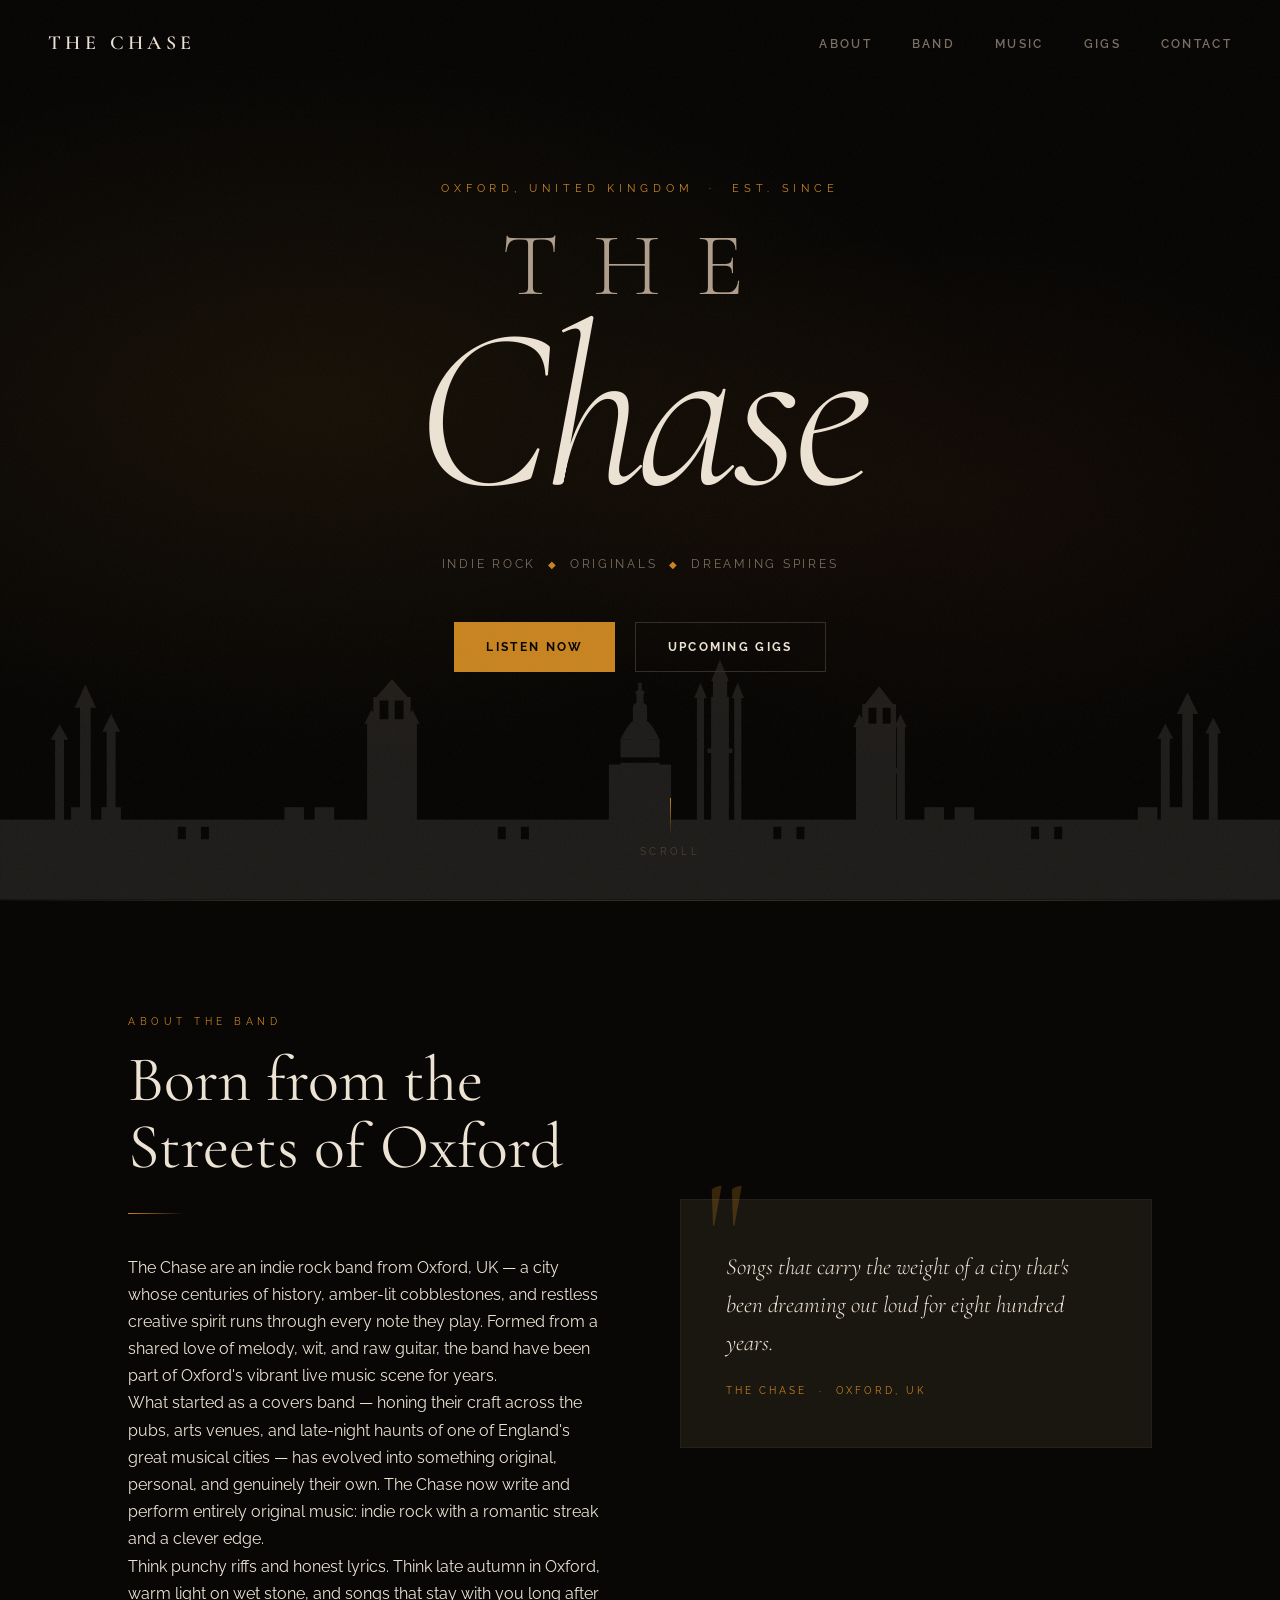
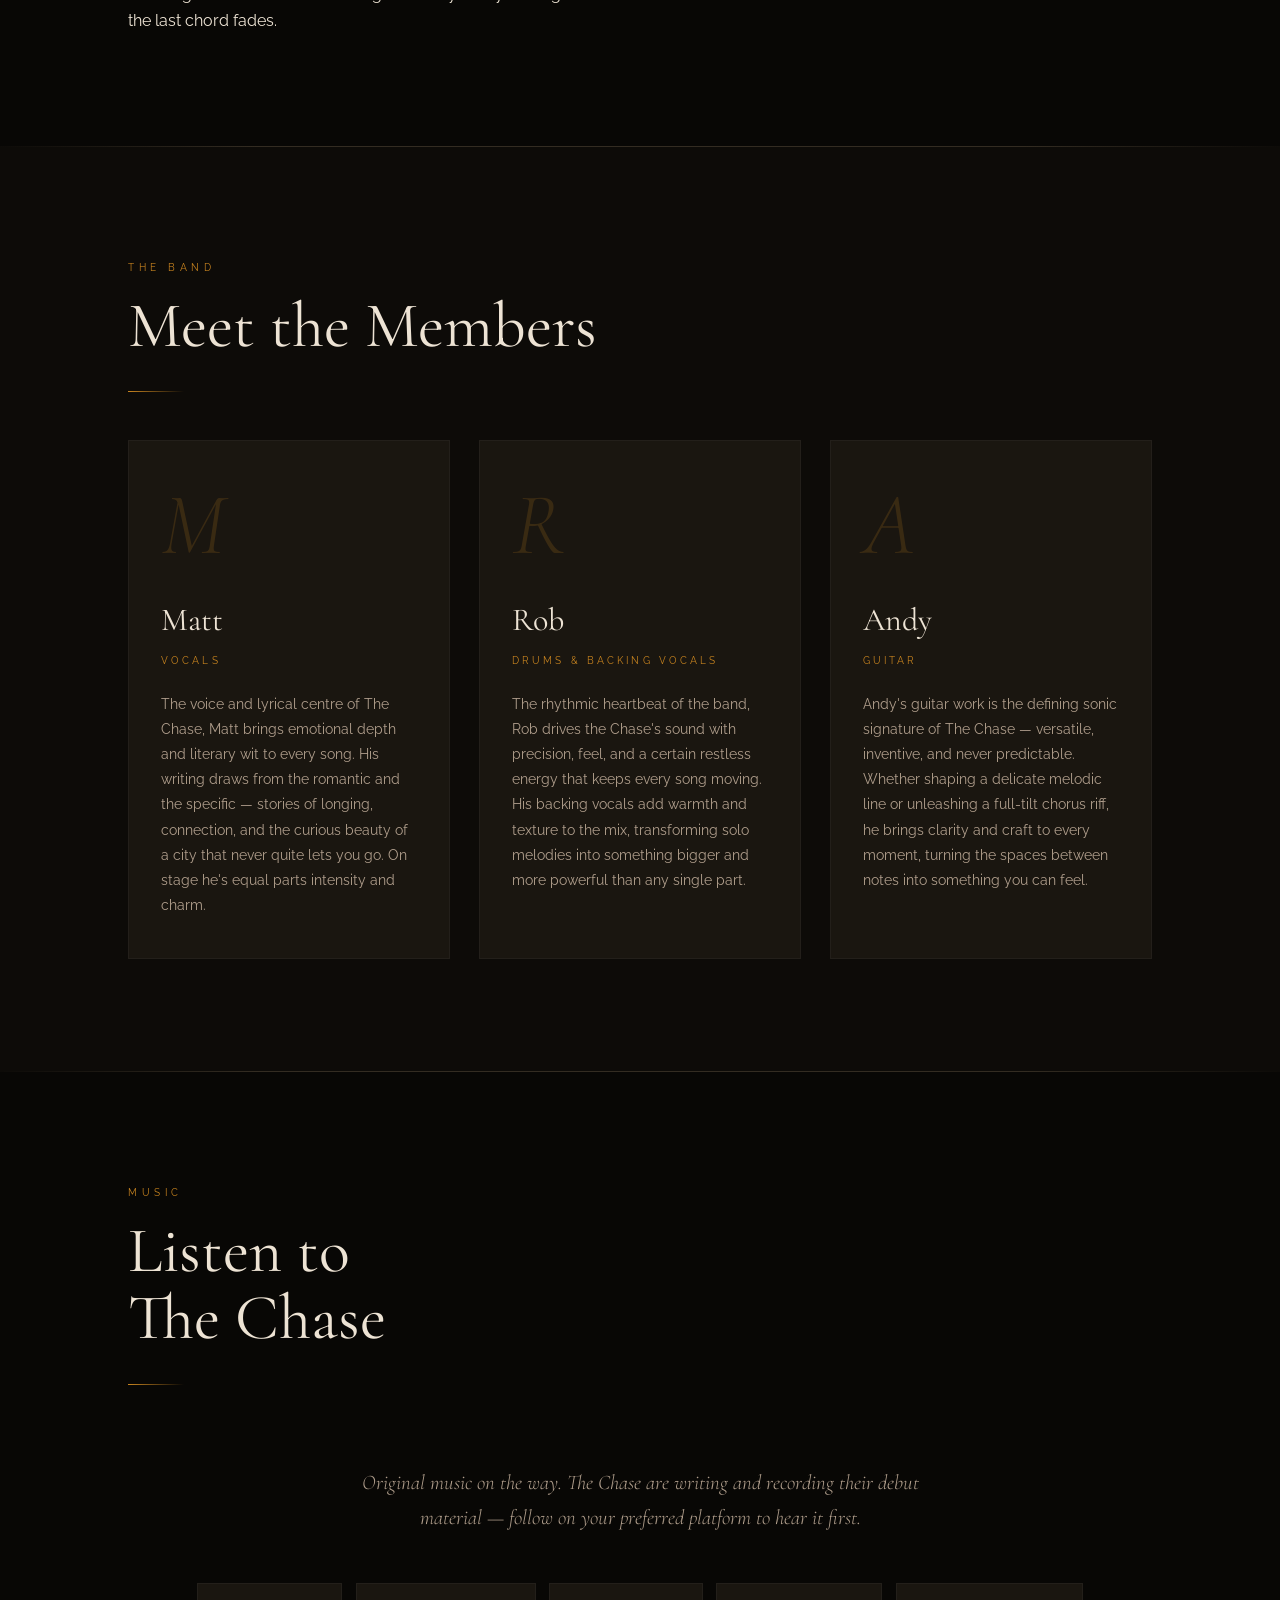
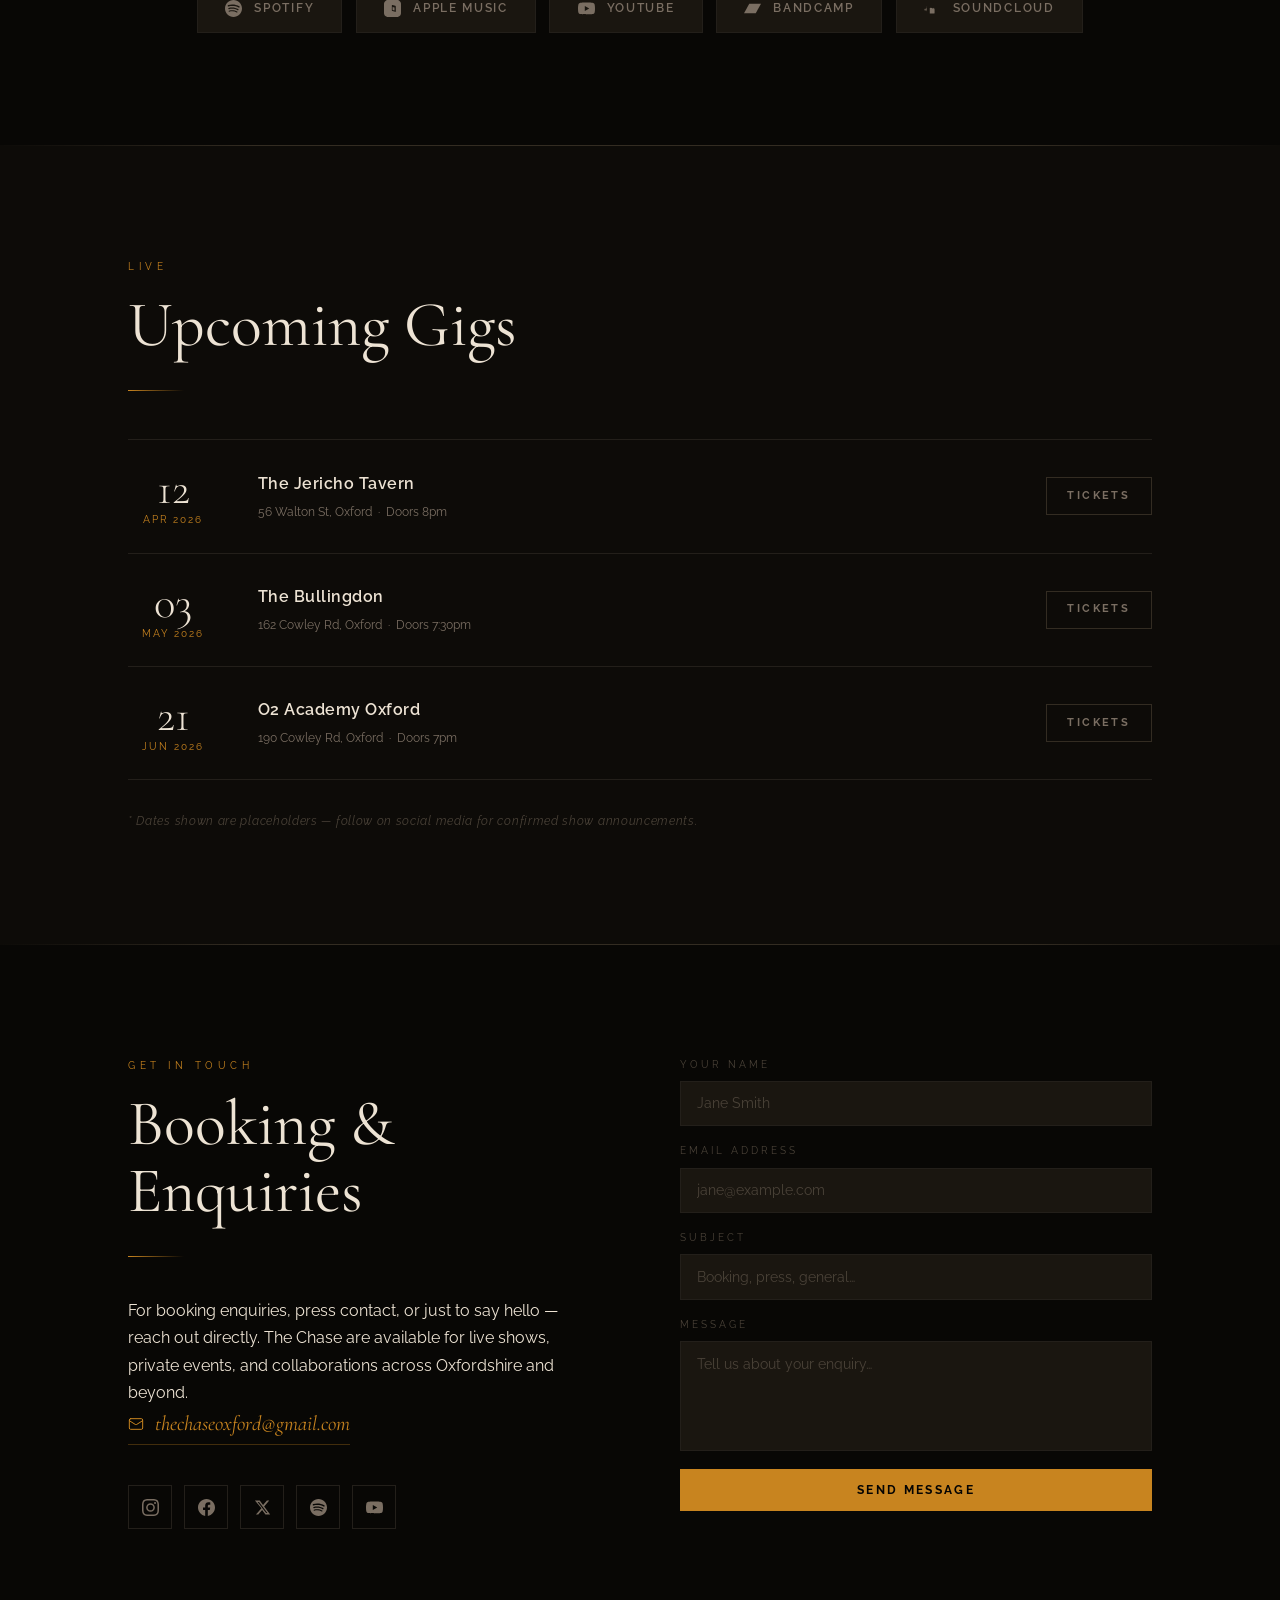
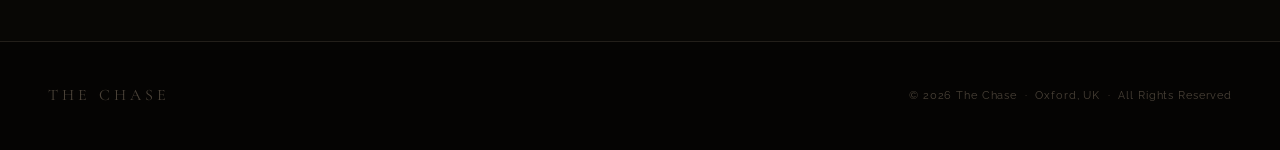
<file: index.html>
<!DOCTYPE html>
<html lang="en">
<head>
  <meta charset="UTF-8" />
  <meta name="viewport" content="width=device-width, initial-scale=1.0" />
  <title>The Chase — Oxford Indie Rock</title>
  <meta name="description" content="The Chase are an Oxford-based indie rock band. Romantic, clever, loud. Originals from the dreaming spires." />

  <link rel="preconnect" href="https://fonts.googleapis.com" />
  <link rel="preconnect" href="https://fonts.gstatic.com" crossorigin />
  <link href="https://fonts.googleapis.com/css2?family=Cormorant+Garamond:ital,wght@0,300;0,400;0,500;0,600;1,300;1,400;1,600&family=Raleway:wght@300;400;500;600;700&display=swap" rel="stylesheet" />

  <style>
    /* =====================================================
       TOKENS
    ===================================================== */
    :root {
      --bg-void:      #050403;
      --bg-deep:      #080705;
      --bg-main:      #0d0b08;
      --bg-elevated:  #141009;
      --bg-card:      #1a1610;
      --accent:       #c8841f;
      --accent-hot:   #e06b1a;
      --accent-glow:  rgba(200, 132, 31, 0.18);
      --text-primary: #ede3d4;
      --text-mid:     #b09e8c;
      --text-dim:     #7a6e62;
      --text-muted:   #4a4238;
      --border:       #231f1a;
      --border-warm:  #332c22;
    }

    /* =====================================================
       RESET
    ===================================================== */
    *, *::before, *::after { margin: 0; padding: 0; box-sizing: border-box; }

    html {
      scroll-behavior: smooth;
      font-size: 16px;
    }

    body {
      background: var(--bg-main);
      color: var(--text-primary);
      font-family: 'Raleway', sans-serif;
      font-weight: 400;
      line-height: 1.7;
      overflow-x: hidden;
    }

    /* Film grain overlay */
    body::after {
      content: '';
      position: fixed;
      inset: 0;
      pointer-events: none;
      z-index: 9998;
      opacity: 0.04;
      background-image: url("data:image/svg+xml,%3Csvg xmlns='http://www.w3.org/2000/svg' width='300' height='300'%3E%3Cfilter id='g'%3E%3CfeTurbulence type='fractalNoise' baseFrequency='0.85' numOctaves='4' stitchTiles='stitch'/%3E%3C/filter%3E%3Crect width='300' height='300' filter='url(%23g)'/%3E%3C/svg%3E");
      background-repeat: repeat;
      background-size: 200px 200px;
    }

    /* =====================================================
       NAVIGATION
    ===================================================== */
    #navbar {
      position: fixed;
      top: 0; left: 0; right: 0;
      z-index: 900;
      padding: 1.6rem 3rem;
      display: flex;
      align-items: center;
      justify-content: space-between;
      transition: background 0.5s ease, padding 0.35s ease, border-color 0.5s ease;
      border-bottom: 1px solid transparent;
    }

    #navbar.scrolled {
      background: rgba(5, 4, 3, 0.93);
      backdrop-filter: blur(16px);
      -webkit-backdrop-filter: blur(16px);
      padding: 1.1rem 3rem;
      border-bottom-color: var(--border);
    }

    .nav-brand {
      font-family: 'Cormorant Garamond', serif;
      font-size: 1.25rem;
      font-weight: 600;
      letter-spacing: 0.22em;
      text-transform: uppercase;
      color: var(--text-primary);
      text-decoration: none;
      transition: color 0.25s;
    }
    .nav-brand:hover { color: var(--accent); }

    .nav-links {
      list-style: none;
      display: flex;
      gap: 2.5rem;
    }

    .nav-links a {
      font-size: 0.72rem;
      letter-spacing: 0.2em;
      text-transform: uppercase;
      font-weight: 600;
      color: var(--text-dim);
      text-decoration: none;
      transition: color 0.25s;
      position: relative;
    }
    .nav-links a::after {
      content: '';
      position: absolute;
      bottom: -3px; left: 0; right: 100%;
      height: 1px;
      background: var(--accent);
      transition: right 0.3s ease;
    }
    .nav-links a:hover { color: var(--accent); }
    .nav-links a:hover::after { right: 0; }

    /* Hamburger */
    .nav-toggle {
      display: none;
      flex-direction: column;
      gap: 6px;
      cursor: pointer;
      background: none;
      border: none;
      z-index: 901;
      padding: 4px;
    }
    .nav-toggle span {
      display: block;
      width: 26px;
      height: 1px;
      background: var(--text-mid);
      transition: all 0.35s cubic-bezier(0.23, 1, 0.32, 1);
      transform-origin: center;
    }
    .nav-toggle.open span:nth-child(1) { transform: translateY(7px) rotate(45deg); }
    .nav-toggle.open span:nth-child(2) { opacity: 0; transform: scaleX(0); }
    .nav-toggle.open span:nth-child(3) { transform: translateY(-7px) rotate(-45deg); }

    /* Mobile full-screen menu */
    @media (max-width: 860px) {
      #navbar { padding: 1.2rem 1.5rem; }
      #navbar.scrolled { padding: 0.9rem 1.5rem; }

      .nav-toggle { display: flex; }

      .nav-links {
        display: flex;
        position: fixed;
        inset: 0;
        background: rgba(5, 4, 3, 0.97);
        backdrop-filter: blur(20px);
        flex-direction: column;
        align-items: center;
        justify-content: center;
        gap: 2.8rem;
        opacity: 0;
        visibility: hidden;
        pointer-events: none;
        transition: opacity 0.4s ease, visibility 0.4s ease;
      }
      .nav-links.open {
        opacity: 1;
        visibility: visible;
        pointer-events: all;
      }
      .nav-links a {
        font-size: 1rem;
        letter-spacing: 0.28em;
      }
    }

    /* =====================================================
       HERO
    ===================================================== */
    #hero {
      position: relative;
      min-height: 100dvh;
      display: flex;
      flex-direction: column;
      align-items: center;
      justify-content: center;
      text-align: center;
      overflow: hidden;
      padding: 7rem 2rem 10rem;
    }

    .hero-bg {
      position: absolute;
      inset: 0;
      background:
        radial-gradient(ellipse 80% 60% at 25% 45%, rgba(200, 132, 31, 0.09) 0%, transparent 65%),
        radial-gradient(ellipse 60% 50% at 75% 55%, rgba(224, 107, 26, 0.06) 0%, transparent 60%),
        var(--bg-void);
    }

    /* Animated ember particles */
    .hero-particles {
      position: absolute;
      inset: 0;
      overflow: hidden;
      pointer-events: none;
    }
    .particle {
      position: absolute;
      width: 2px;
      height: 2px;
      background: var(--accent);
      border-radius: 50%;
      opacity: 0;
      animation: float var(--dur, 8s) ease-in-out infinite var(--delay, 0s);
    }
    @keyframes float {
      0%   { opacity: 0; transform: translateY(0) scale(0.5); }
      15%  { opacity: 0.6; }
      85%  { opacity: 0.3; }
      100% { opacity: 0; transform: translateY(-120px) scale(1.5); }
    }

    .hero-content {
      position: relative;
      z-index: 2;
      display: flex;
      flex-direction: column;
      align-items: center;
    }

    .hero-eyebrow {
      font-size: 0.68rem;
      letter-spacing: 0.45em;
      text-transform: uppercase;
      color: var(--accent);
      margin-bottom: 1.8rem;
      opacity: 0;
      transform: translateY(16px);
      animation: heroReveal 0.9s cubic-bezier(0.23, 1, 0.32, 1) forwards 0.3s;
    }

    .hero-title {
      font-family: 'Cormorant Garamond', serif;
      line-height: 0.88;
      color: var(--text-primary);
      opacity: 0;
      transform: translateY(24px);
      animation: heroReveal 1.1s cubic-bezier(0.23, 1, 0.32, 1) forwards 0.5s;
    }
    .hero-title .the {
      display: block;
      font-size: clamp(2.5rem, 7vw, 6rem);
      font-weight: 300;
      letter-spacing: 0.38em;
      text-transform: uppercase;
      color: var(--text-mid);
    }
    .hero-title .chase {
      display: block;
      font-size: clamp(5.5rem, 18vw, 17rem);
      font-weight: 300;
      letter-spacing: -0.03em;
      font-style: italic;
      color: var(--text-primary);
      line-height: 0.9;
    }

    .hero-tagline {
      margin-top: 2.5rem;
      font-size: 0.78rem;
      letter-spacing: 0.22em;
      text-transform: uppercase;
      color: var(--text-dim);
      font-weight: 400;
      opacity: 0;
      transform: translateY(16px);
      animation: heroReveal 0.9s cubic-bezier(0.23, 1, 0.32, 1) forwards 0.85s;
    }
    .hero-tagline span { color: var(--accent); margin: 0 0.6em; font-size: 0.6rem; vertical-align: middle; }

    .hero-ctas {
      margin-top: 3rem;
      display: flex;
      gap: 1.2rem;
      flex-wrap: wrap;
      justify-content: center;
      opacity: 0;
      transform: translateY(16px);
      animation: heroReveal 0.9s cubic-bezier(0.23, 1, 0.32, 1) forwards 1.1s;
    }

    /* Oxford skyline */
    .hero-skyline {
      position: absolute;
      bottom: 0; left: 0; right: 0;
      width: 100%;
      z-index: 1;
      opacity: 0.1;
    }

    /* Scroll cue */
    .scroll-cue {
      position: absolute;
      bottom: 2.5rem;
      left: 50%;
      transform: translateX(-50%);
      z-index: 3;
      display: flex;
      flex-direction: column;
      align-items: center;
      gap: 0.6rem;
      opacity: 0;
      animation: heroReveal 0.9s ease forwards 1.6s;
    }
    .scroll-cue-label {
      font-size: 0.6rem;
      letter-spacing: 0.35em;
      text-transform: uppercase;
      color: var(--text-muted);
    }
    .scroll-cue-line {
      width: 1px;
      height: 36px;
      background: linear-gradient(to bottom, var(--accent), transparent);
      animation: pulseDown 2.4s ease-in-out infinite;
    }
    @keyframes pulseDown {
      0%, 100% { transform: scaleY(0.4); transform-origin: top; opacity: 0.3; }
      50%       { transform: scaleY(1);   transform-origin: top; opacity: 1; }
    }

    @keyframes heroReveal {
      to { opacity: 1; transform: translateY(0); }
    }

    /* =====================================================
       SHARED COMPONENTS
    ===================================================== */
    .container {
      max-width: 1120px;
      margin: 0 auto;
      padding: 0 3rem;
    }

    section { padding: 7rem 0; }

    .section-sep {
      width: 100%;
      height: 1px;
      background: linear-gradient(to right, transparent 0%, var(--border-warm) 20%, var(--border-warm) 80%, transparent 100%);
    }

    .label {
      display: block;
      font-size: 0.63rem;
      letter-spacing: 0.45em;
      text-transform: uppercase;
      color: var(--accent);
      margin-bottom: 1rem;
    }

    .heading {
      font-family: 'Cormorant Garamond', serif;
      font-size: clamp(2.4rem, 5vw, 4rem);
      font-weight: 400;
      line-height: 1.05;
      color: var(--text-primary);
      margin-bottom: 2rem;
    }

    .rule {
      width: 56px;
      height: 1px;
      background: linear-gradient(to right, var(--accent), transparent);
      margin-bottom: 2.5rem;
    }

    /* Buttons */
    .btn {
      display: inline-flex;
      align-items: center;
      gap: 0.5rem;
      padding: 0.88rem 2rem;
      font-family: 'Raleway', sans-serif;
      font-size: 0.72rem;
      letter-spacing: 0.2em;
      text-transform: uppercase;
      font-weight: 700;
      text-decoration: none;
      cursor: pointer;
      border: none;
      transition: all 0.3s cubic-bezier(0.23, 1, 0.32, 1);
    }
    .btn-fill {
      background: var(--accent);
      color: var(--bg-void);
    }
    .btn-fill:hover {
      background: var(--accent-hot);
      transform: translateY(-2px);
      box-shadow: 0 8px 24px rgba(200, 132, 31, 0.35);
    }
    .btn-ghost {
      background: transparent;
      color: var(--text-primary);
      border: 1px solid var(--border-warm);
    }
    .btn-ghost:hover {
      border-color: var(--accent);
      color: var(--accent);
      transform: translateY(-2px);
    }

    /* Scroll reveal */
    .reveal {
      opacity: 0;
      transform: translateY(36px);
      transition: opacity 0.85s cubic-bezier(0.23, 1, 0.32, 1), transform 0.85s cubic-bezier(0.23, 1, 0.32, 1);
    }
    .reveal.in { opacity: 1; transform: none; }

    /* =====================================================
       ABOUT
    ===================================================== */
    #about { background: var(--bg-deep); }

    .about-grid {
      display: grid;
      grid-template-columns: 1fr 1fr;
      gap: 5rem;
      align-items: center;
    }

    .about-text p {
      color: var(--text-mid);
      font-size: 0.95rem;
      line-height: 1.95;
      margin-bottom: 1.3rem;
    }
    .about-text p:last-child { margin-bottom: 0; }

    .about-pull {
      position: relative;
      padding: 3rem 3rem 3rem 2.8rem;
      border: 1px solid var(--border);
      background: var(--bg-card);
    }
    .about-pull::before {
      content: '"';
      font-family: 'Cormorant Garamond', serif;
      font-size: 9rem;
      font-weight: 300;
      color: var(--accent);
      opacity: 0.25;
      position: absolute;
      top: -2.5rem;
      left: 1.5rem;
      line-height: 1;
      pointer-events: none;
    }
    .about-pull blockquote {
      font-family: 'Cormorant Garamond', serif;
      font-style: italic;
      font-size: 1.45rem;
      font-weight: 300;
      line-height: 1.65;
      color: var(--text-primary);
    }
    .about-pull cite {
      display: block;
      margin-top: 1.2rem;
      font-size: 0.65rem;
      letter-spacing: 0.28em;
      text-transform: uppercase;
      color: var(--accent);
      font-style: normal;
    }

    /* =====================================================
       MEMBERS
    ===================================================== */
    #members { background: var(--bg-main); }

    .members-grid {
      display: grid;
      grid-template-columns: repeat(3, 1fr);
      gap: 1.8rem;
      margin-top: 3rem;
    }

    .member-card {
      position: relative;
      background: var(--bg-card);
      border: 1px solid var(--border);
      padding: 2.5rem 2rem 2.5rem;
      overflow: hidden;
      transition: border-color 0.35s, transform 0.35s cubic-bezier(0.23, 1, 0.32, 1), box-shadow 0.35s;
    }
    .member-card::before {
      content: '';
      position: absolute;
      top: 0; left: 0; right: 0;
      height: 2px;
      background: var(--accent);
      transform: scaleX(0);
      transform-origin: left;
      transition: transform 0.5s cubic-bezier(0.23, 1, 0.32, 1);
    }
    .member-card:hover {
      border-color: var(--border-warm);
      transform: translateY(-6px);
      box-shadow: 0 20px 48px rgba(0, 0, 0, 0.5), 0 0 0 0 var(--accent-glow);
    }
    .member-card:hover::before { transform: scaleX(1); }

    .member-glyph {
      font-family: 'Cormorant Garamond', serif;
      font-size: 5.5rem;
      font-weight: 300;
      font-style: italic;
      color: var(--accent);
      opacity: 0.18;
      line-height: 1;
      margin-bottom: 1.5rem;
      transition: opacity 0.35s;
    }
    .member-card:hover .member-glyph { opacity: 0.3; }

    .member-name {
      font-family: 'Cormorant Garamond', serif;
      font-size: 2rem;
      font-weight: 400;
      color: var(--text-primary);
      margin-bottom: 0.25rem;
    }
    .member-role {
      font-size: 0.65rem;
      letter-spacing: 0.3em;
      text-transform: uppercase;
      color: var(--accent);
      margin-bottom: 1.4rem;
    }
    .member-bio {
      font-size: 0.85rem;
      color: var(--text-mid);
      line-height: 1.85;
    }

    /* =====================================================
       MUSIC
    ===================================================== */
    #music {
      background: var(--bg-deep);
      position: relative;
    }

    .music-inner {
      text-align: center;
      padding: 2.5rem 0 0;
    }
    .music-inner .teaser {
      font-family: 'Cormorant Garamond', serif;
      font-style: italic;
      font-size: 1.3rem;
      font-weight: 300;
      color: var(--text-mid);
      max-width: 560px;
      margin: 0 auto 3rem;
      line-height: 1.7;
    }

    .platforms {
      display: flex;
      flex-wrap: wrap;
      gap: 0.85rem;
      justify-content: center;
    }

    .platform-btn {
      display: inline-flex;
      align-items: center;
      gap: 0.75rem;
      padding: 0.85rem 1.7rem;
      border: 1px solid var(--border);
      background: var(--bg-card);
      color: var(--text-dim);
      text-decoration: none;
      font-size: 0.75rem;
      letter-spacing: 0.14em;
      text-transform: uppercase;
      font-weight: 600;
      transition: all 0.3s;
      position: relative;
      overflow: hidden;
    }
    .platform-btn::before {
      content: '';
      position: absolute;
      inset: 0;
      background: var(--accent-glow);
      opacity: 0;
      transition: opacity 0.3s;
    }
    .platform-btn:hover {
      border-color: var(--accent);
      color: var(--accent);
    }
    .platform-btn:hover::before { opacity: 1; }
    .platform-btn svg { width: 17px; height: 17px; fill: currentColor; flex-shrink: 0; }

    /* =====================================================
       GIGS
    ===================================================== */
    #gigs { background: var(--bg-main); }

    .gigs-table { margin-top: 3rem; }

    .gig-row {
      display: grid;
      grid-template-columns: 90px 1fr auto;
      gap: 2.5rem;
      align-items: center;
      padding: 1.7rem 0;
      border-top: 1px solid var(--border);
      transition: padding-left 0.3s cubic-bezier(0.23, 1, 0.32, 1);
    }
    .gig-row:last-child { border-bottom: 1px solid var(--border); }
    .gig-row:hover { padding-left: 0.8rem; }

    .gig-date {
      display: flex;
      flex-direction: column;
      align-items: center;
      line-height: 1;
    }
    .gig-date .d {
      font-family: 'Cormorant Garamond', serif;
      font-size: 2.8rem;
      font-weight: 300;
      color: var(--text-primary);
    }
    .gig-date .my {
      font-size: 0.62rem;
      letter-spacing: 0.2em;
      text-transform: uppercase;
      color: var(--accent);
      margin-top: 0.2rem;
    }

    .gig-info .venue {
      font-size: 0.98rem;
      font-weight: 600;
      color: var(--text-primary);
      letter-spacing: 0.03em;
      margin-bottom: 0.22rem;
    }
    .gig-info .location {
      font-size: 0.78rem;
      color: var(--text-dim);
    }

    .ticket-link {
      display: inline-block;
      padding: 0.55rem 1.3rem;
      border: 1px solid var(--border-warm);
      font-size: 0.68rem;
      letter-spacing: 0.22em;
      text-transform: uppercase;
      font-weight: 700;
      color: var(--text-dim);
      text-decoration: none;
      transition: all 0.25s;
    }
    .ticket-link:hover { border-color: var(--accent); color: var(--accent); }

    .gig-note {
      margin-top: 2rem;
      font-size: 0.72rem;
      color: var(--text-muted);
      letter-spacing: 0.06em;
      font-style: italic;
    }

    /* =====================================================
       CONTACT
    ===================================================== */
    #contact { background: var(--bg-deep); }

    .contact-grid {
      display: grid;
      grid-template-columns: 1fr 1fr;
      gap: 5rem;
    }

    .contact-info p {
      color: var(--text-mid);
      font-size: 0.93rem;
      line-height: 1.9;
      margin-bottom: 2rem;
    }

    .email-link {
      display: inline-flex;
      align-items: center;
      gap: 0.7rem;
      font-family: 'Cormorant Garamond', serif;
      font-size: 1.3rem;
      font-style: italic;
      color: var(--accent);
      text-decoration: none;
      border-bottom: 1px solid rgba(200, 132, 31, 0.3);
      padding-bottom: 0.2rem;
      transition: border-color 0.25s, color 0.25s;
    }
    .email-link:hover { border-color: var(--accent); color: var(--accent-hot); }

    .socials {
      display: flex;
      gap: 0.75rem;
      margin-top: 2.5rem;
    }
    .social-btn {
      display: flex;
      align-items: center;
      justify-content: center;
      width: 44px;
      height: 44px;
      border: 1px solid var(--border);
      color: var(--text-dim);
      text-decoration: none;
      transition: all 0.3s;
    }
    .social-btn:hover {
      border-color: var(--accent);
      color: var(--accent);
      transform: translateY(-3px);
      box-shadow: 0 8px 20px rgba(200, 132, 31, 0.2);
    }
    .social-btn svg { width: 17px; height: 17px; fill: currentColor; }

    /* Contact form */
    .contact-form { display: flex; flex-direction: column; gap: 1.1rem; }

    .form-field { display: flex; flex-direction: column; gap: 0.45rem; }
    .form-field label {
      font-size: 0.62rem;
      letter-spacing: 0.3em;
      text-transform: uppercase;
      color: var(--text-muted);
    }
    .form-field input,
    .form-field textarea {
      background: var(--bg-card);
      border: 1px solid var(--border);
      color: var(--text-primary);
      padding: 0.85rem 1rem;
      font-family: 'Raleway', sans-serif;
      font-size: 0.88rem;
      outline: none;
      resize: none;
      transition: border-color 0.25s;
    }
    .form-field input::placeholder,
    .form-field textarea::placeholder { color: var(--text-muted); }
    .form-field input:focus,
    .form-field textarea:focus { border-color: var(--accent); }
    .form-field textarea { height: 110px; }

    .form-success {
      display: none;
      padding: 1.2rem;
      border: 1px solid var(--accent);
      color: var(--accent);
      font-size: 0.82rem;
      letter-spacing: 0.06em;
      line-height: 1.6;
    }

    /* =====================================================
       FOOTER
    ===================================================== */
    footer {
      background: var(--bg-void);
      border-top: 1px solid var(--border);
      padding: 2.5rem 3rem;
      display: flex;
      align-items: center;
      justify-content: space-between;
      flex-wrap: wrap;
      gap: 1rem;
    }
    .footer-brand {
      font-family: 'Cormorant Garamond', serif;
      font-size: 1rem;
      font-weight: 400;
      letter-spacing: 0.25em;
      text-transform: uppercase;
      color: var(--text-muted);
    }
    .footer-meta {
      font-size: 0.68rem;
      color: var(--text-muted);
      letter-spacing: 0.08em;
    }

    /* =====================================================
       RESPONSIVE
    ===================================================== */
    @media (max-width: 860px) {
      .container { padding: 0 1.5rem; }
      section { padding: 5rem 0; }

      .about-grid,
      .contact-grid { grid-template-columns: 1fr; gap: 3rem; }

      .members-grid { grid-template-columns: 1fr; gap: 1.5rem; }

      .gig-row {
        grid-template-columns: 70px 1fr;
        gap: 1.2rem;
      }
      .gig-action { grid-column: 2; }

      footer { padding: 2rem 1.5rem; }
    }

    @media (max-width: 480px) {
      .hero-ctas { flex-direction: column; align-items: center; }
      .platforms { flex-direction: column; align-items: center; }
    }
  </style>
</head>
<body>

  <!-- =====================================================
       NAVIGATION
  ===================================================== -->
  <nav id="navbar">
    <a href="#hero" class="nav-brand">The Chase</a>
    <ul class="nav-links" id="navLinks">
      <li><a href="#about"   onclick="closeNav()">About</a></li>
      <li><a href="#members" onclick="closeNav()">Band</a></li>
      <li><a href="#music"   onclick="closeNav()">Music</a></li>
      <li><a href="#gigs"    onclick="closeNav()">Gigs</a></li>
      <li><a href="#contact" onclick="closeNav()">Contact</a></li>
    </ul>
    <button class="nav-toggle" id="navToggle" aria-label="Toggle menu" onclick="toggleNav()">
      <span></span><span></span><span></span>
    </button>
  </nav>

  <!-- =====================================================
       HERO
  ===================================================== -->
  <section id="hero">
    <div class="hero-bg"></div>

    <!-- Floating ember particles -->
    <div class="hero-particles" aria-hidden="true">
      <div class="particle" style="left:12%; bottom:20%; --dur:9s;  --delay:0s;"></div>
      <div class="particle" style="left:28%; bottom:15%; --dur:11s; --delay:1.5s;"></div>
      <div class="particle" style="left:45%; bottom:25%; --dur:8s;  --delay:3s;"></div>
      <div class="particle" style="left:61%; bottom:18%; --dur:12s; --delay:0.7s;"></div>
      <div class="particle" style="left:78%; bottom:22%; --dur:10s; --delay:2.3s;"></div>
      <div class="particle" style="left:88%; bottom:12%; --dur:9s;  --delay:4s;"></div>
      <div class="particle" style="left:20%; bottom:35%; --dur:13s; --delay:1s;"></div>
      <div class="particle" style="left:72%; bottom:40%; --dur:7s;  --delay:5s;"></div>
    </div>

    <div class="hero-content">
      <p class="hero-eyebrow">Oxford, United Kingdom &nbsp;·&nbsp; Est. Since</p>
      <h1 class="hero-title">
        <span class="the">The</span>
        <span class="chase">Chase</span>
      </h1>
      <p class="hero-tagline">
        Indie Rock
        <span>◆</span>
        Originals
        <span>◆</span>
        Dreaming Spires
      </p>
      <div class="hero-ctas">
        <a href="#music" class="btn btn-fill">Listen Now</a>
        <a href="#gigs"  class="btn btn-ghost">Upcoming Gigs</a>
      </div>
    </div>

    <!-- Oxford skyline silhouette -->
    <svg class="hero-skyline" viewBox="0 0 1440 300" preserveAspectRatio="xMidYMax meet" xmlns="http://www.w3.org/2000/svg" aria-hidden="true">
      <!-- Ground fill -->
      <rect x="0" y="210" width="1440" height="90" fill="currentColor"/>

      <!-- Battlements on wall -->
      <rect x="80"   y="196" width="22" height="18" fill="currentColor"/>
      <rect x="114"  y="196" width="22" height="18" fill="currentColor"/>
      <rect x="320"  y="196" width="22" height="18" fill="currentColor"/>
      <rect x="354"  y="196" width="22" height="18" fill="currentColor"/>
      <rect x="1040" y="196" width="22" height="18" fill="currentColor"/>
      <rect x="1074" y="196" width="22" height="18" fill="currentColor"/>
      <rect x="1280" y="196" width="22" height="18" fill="currentColor"/>
      <rect x="1314" y="196" width="22" height="18" fill="currentColor"/>

      <!-- Far left spire cluster -->
      <rect x="90"  y="80"  width="12" height="132" fill="currentColor"/>
      <polygon points="96,58 84,84 108,84" fill="currentColor"/>
      <rect x="120" y="108" width="10" height="104" fill="currentColor"/>
      <polygon points="125,91 115,111 135,111" fill="currentColor"/>
      <rect x="62"  y="118" width="10" height="94"  fill="currentColor"/>
      <polygon points="67,103 57,120 77,120" fill="currentColor"/>

      <!-- Left-centre tower (Christ Church-ish) -->
      <rect x="420" y="72"  width="42" height="140" fill="currentColor"/>
      <rect x="415" y="150" width="52" height="6"   fill="currentColor"/>
      <rect x="427" y="72"  width="10" height="25"  fill="var(--bg-void)"/>
      <rect x="444" y="72"  width="10" height="25"  fill="var(--bg-void)"/>
      <polygon points="441,52 420,76 462,76" fill="currentColor"/>
      <!-- Corner turrets -->
      <rect x="413" y="98"  width="10" height="114" fill="currentColor"/>
      <polygon points="418,86 410,102 426,102" fill="currentColor"/>
      <rect x="459" y="98"  width="10" height="114" fill="currentColor"/>
      <polygon points="464,86 456,102 472,102" fill="currentColor"/>

      <!-- Radcliffe Camera dome -->
      <rect x="685" y="148" width="70" height="64"  fill="currentColor"/>
      <!-- Drum -->
      <rect x="698" y="120" width="44" height="32"  fill="currentColor"/>
      <!-- Colonnade suggestion -->
      <rect x="688" y="140" width="64" height="6"   fill="var(--bg-void)"/>
      <!-- Dome -->
      <path d="M698 120 Q720 72 742 120 Z" fill="currentColor"/>
      <rect x="712" y="84"  width="16" height="40"  fill="currentColor"/>
      <ellipse cx="720" cy="83" rx="8"  ry="5"      fill="currentColor"/>
      <!-- Lantern -->
      <rect x="716" y="68"  width="8"  height="18"  fill="currentColor"/>
      <ellipse cx="720" cy="67" rx="5"  ry="3"      fill="currentColor"/>
      <rect x="718" y="56"  width="4"  height="14"  fill="currentColor"/>

      <!-- Central tall spire (Magdalen Tower-ish) -->
      <rect x="800" y="50"  width="20" height="162" fill="currentColor"/>
      <!-- Pinnacles -->
      <rect x="796" y="130" width="28" height="5"   fill="currentColor"/>
      <rect x="796" y="50"  width="6"  height="22"  fill="var(--bg-void)"/>
      <rect x="818" y="50"  width="6"  height="22"  fill="var(--bg-void)"/>
      <polygon points="810,30 800,54 820,54" fill="currentColor"/>
      <rect x="826" y="70"  width="8"  height="142" fill="currentColor"/>
      <polygon points="830,56 823,73 837,73" fill="currentColor"/>
      <rect x="784" y="70"  width="8"  height="142" fill="currentColor"/>
      <polygon points="788,56 781,73 795,73" fill="currentColor"/>

      <!-- Right-centre tower -->
      <rect x="970" y="80"  width="38" height="132" fill="currentColor"/>
      <rect x="965" y="152" width="48" height="6"   fill="currentColor"/>
      <rect x="977" y="80"  width="9"  height="22"  fill="var(--bg-void)"/>
      <rect x="993" y="80"  width="9"  height="22"  fill="var(--bg-void)"/>
      <polygon points="989,60 970,84 1008,84" fill="currentColor"/>
      <rect x="963" y="104" width="9"  height="108" fill="currentColor"/>
      <polygon points="967,91 960,106 975,106" fill="currentColor"/>
      <rect x="1009" y="104" width="9" height="108" fill="currentColor"/>
      <polygon points="1013,91 1006,106 1020,106" fill="currentColor"/>

      <!-- Far right spire cluster -->
      <rect x="1330" y="88"  width="12" height="124" fill="currentColor"/>
      <polygon points="1336,67 1324,91 1348,91" fill="currentColor"/>
      <rect x="1360" y="110" width="10" height="102" fill="currentColor"/>
      <polygon points="1365,95 1356,113 1374,113" fill="currentColor"/>
      <rect x="1306" y="116" width="10" height="96"  fill="currentColor"/>
      <polygon points="1311,102 1302,119 1320,119" fill="currentColor"/>

      <!-- Wall windows -->
      <rect x="200"  y="218" width="9" height="14" fill="var(--bg-void)"/>
      <rect x="226"  y="218" width="9" height="14" fill="var(--bg-void)"/>
      <rect x="560"  y="218" width="9" height="14" fill="var(--bg-void)"/>
      <rect x="586"  y="218" width="9" height="14" fill="var(--bg-void)"/>
      <rect x="870"  y="218" width="9" height="14" fill="var(--bg-void)"/>
      <rect x="896"  y="218" width="9" height="14" fill="var(--bg-void)"/>
      <rect x="1160" y="218" width="9" height="14" fill="var(--bg-void)"/>
      <rect x="1186" y="218" width="9" height="14" fill="var(--bg-void)"/>
    </svg>

    <div class="scroll-cue" aria-hidden="true">
      <div class="scroll-cue-line"></div>
      <span class="scroll-cue-label">Scroll</span>
    </div>
  </section>

  <!-- =====================================================
       ABOUT
  ===================================================== -->
  <div class="section-sep"></div>
  <section id="about">
    <div class="container">
      <div class="about-grid">
        <div class="reveal">
          <span class="label">About the Band</span>
          <h2 class="heading">Born from the<br>Streets of Oxford</h2>
          <div class="rule"></div>
          <p>The Chase are an indie rock band from Oxford, UK — a city whose centuries of history, amber-lit cobblestones, and restless creative spirit runs through every note they play. Formed from a shared love of melody, wit, and raw guitar, the band have been part of Oxford's vibrant live music scene for years.</p>
          <p>What started as a covers band — honing their craft across the pubs, arts venues, and late-night haunts of one of England's great musical cities — has evolved into something original, personal, and genuinely their own. The Chase now write and perform entirely original music: indie rock with a romantic streak and a clever edge.</p>
          <p>Think punchy riffs and honest lyrics. Think late autumn in Oxford, warm light on wet stone, and songs that stay with you long after the last chord fades.</p>
        </div>
        <div class="about-pull reveal">
          <blockquote>Songs that carry the weight of a city that's been dreaming out loud for eight hundred years.</blockquote>
          <cite>The Chase &nbsp;·&nbsp; Oxford, UK</cite>
        </div>
      </div>
    </div>
  </section>

  <!-- =====================================================
       MEMBERS
  ===================================================== -->
  <div class="section-sep"></div>
  <section id="members">
    <div class="container">
      <div class="reveal">
        <span class="label">The Band</span>
        <h2 class="heading">Meet the Members</h2>
        <div class="rule"></div>
      </div>
      <div class="members-grid">

        <div class="member-card reveal" data-delay="0">
          <div class="member-glyph">M</div>
          <div class="member-name">Matt</div>
          <div class="member-role">Vocals</div>
          <p class="member-bio">The voice and lyrical centre of The Chase, Matt brings emotional depth and literary wit to every song. His writing draws from the romantic and the specific — stories of longing, connection, and the curious beauty of a city that never quite lets you go. On stage he's equal parts intensity and charm.</p>
        </div>

        <div class="member-card reveal" data-delay="1">
          <div class="member-glyph">R</div>
          <div class="member-name">Rob</div>
          <div class="member-role">Drums &amp; Backing Vocals</div>
          <p class="member-bio">The rhythmic heartbeat of the band, Rob drives the Chase's sound with precision, feel, and a certain restless energy that keeps every song moving. His backing vocals add warmth and texture to the mix, transforming solo melodies into something bigger and more powerful than any single part.</p>
        </div>

        <div class="member-card reveal" data-delay="2">
          <div class="member-glyph">A</div>
          <div class="member-name">Andy</div>
          <div class="member-role">Guitar</div>
          <p class="member-bio">Andy's guitar work is the defining sonic signature of The Chase — versatile, inventive, and never predictable. Whether shaping a delicate melodic line or unleashing a full-tilt chorus riff, he brings clarity and craft to every moment, turning the spaces between notes into something you can feel.</p>
        </div>

      </div>
    </div>
  </section>

  <!-- =====================================================
       MUSIC
  ===================================================== -->
  <div class="section-sep"></div>
  <section id="music">
    <div class="container">
      <div class="reveal">
        <span class="label">Music</span>
        <h2 class="heading">Listen to<br>The Chase</h2>
        <div class="rule"></div>
      </div>
      <div class="music-inner reveal">
        <p class="teaser">Original music on the way. The Chase are writing and recording their debut material — follow on your preferred platform to hear it first.</p>
        <div class="platforms">

          <!-- Spotify -->
          <a href="#" class="platform-btn">
            <svg viewBox="0 0 24 24"><path d="M12 0C5.4 0 0 5.4 0 12s5.4 12 12 12 12-5.4 12-12S18.66 0 12 0zm5.521 17.34c-.24.359-.66.48-1.021.24-2.82-1.74-6.36-2.101-10.561-1.141-.418.122-.779-.179-.899-.539-.12-.421.18-.78.54-.9 4.56-1.021 8.52-.6 11.64 1.32.42.18.479.659.301 1.02zm1.44-3.3c-.301.42-.841.6-1.262.3-3.239-1.98-8.159-2.58-11.939-1.38-.479.12-1.02-.12-1.14-.6-.12-.48.12-1.021.6-1.141C9.6 9.9 15 10.561 18.72 12.84c.361.181.54.78.241 1.2zm.12-3.36C15.24 8.4 8.82 8.16 5.16 9.301c-.6.179-1.2-.181-1.38-.721-.18-.601.18-1.2.72-1.381 4.26-1.26 11.28-1.02 15.721 1.621.539.3.719 1.02.419 1.56-.299.421-1.02.599-1.559.3z"/></svg>
            Spotify
          </a>

          <!-- Apple Music -->
          <a href="#" class="platform-btn">
            <svg viewBox="0 0 24 24"><path d="M23.994 6.124a9.23 9.23 0 00-.24-2.19c-.317-1.31-1.064-2.31-2.22-3.03a5.022 5.022 0 00-1.8-.73c-.73-.15-1.47-.19-2.21-.19H6.476c-.74 0-1.48.04-2.21.19a5.022 5.022 0 00-1.8.73C1.31 1.624.563 2.624.246 3.934a9.23 9.23 0 00-.24 2.19C-.006 6.624 0 7.124 0 7.624v8.75c0 .5.006 1 .006 1.5a9.23 9.23 0 00.24 2.19c.317 1.31 1.064 2.31 2.22 3.03a5.022 5.022 0 001.8.73c.73.15 1.47.19 2.21.19h11.048c.74 0 1.48-.04 2.21-.19a5.022 5.022 0 001.8-.73c1.156-.72 1.903-1.72 2.22-3.03a9.23 9.23 0 00.24-2.19c0-.5.006-1 .006-1.5V7.624c0-.5-.006-1-.006-1.5zm-6.8 9.51a1.1 1.1 0 01-.55.73 1.1 1.1 0 01-.9.07l-3.87-1.04a1.095 1.095 0 01-.8-1.05V7.864c0-.25.11-.48.31-.63.2-.15.45-.2.69-.14l3.88 1.04c.41.11.69.48.69.9v6.576zm-2.3-5.13l-2.8-.75v4.21l2.8.75v-4.21z"/></svg>
            Apple Music
          </a>

          <!-- YouTube -->
          <a href="#" class="platform-btn">
            <svg viewBox="0 0 24 24"><path d="M23.495 6.205a3.007 3.007 0 00-2.088-2.088c-1.87-.501-9.396-.501-9.396-.501s-7.507-.01-9.396.501A3.007 3.007 0 00.527 6.205a31.247 31.247 0 00-.522 5.805 31.247 31.247 0 00.522 5.783 3.007 3.007 0 002.088 2.088c1.868.502 9.396.502 9.396.502s7.506 0 9.396-.502a3.007 3.007 0 002.088-2.088 31.247 31.247 0 00.5-5.783 31.247 31.247 0 00-.5-5.805zM9.609 15.601V8.408l6.264 3.602z"/></svg>
            YouTube
          </a>

          <!-- Bandcamp -->
          <a href="#" class="platform-btn">
            <svg viewBox="0 0 24 24"><path d="M0 18.75l7.437-13.5H24l-7.438 13.5z"/></svg>
            Bandcamp
          </a>

          <!-- SoundCloud -->
          <a href="#" class="platform-btn">
            <svg viewBox="0 0 24 24"><path d="M1.175 12.225c-.042 0-.067.025-.092.075l-.425 1.3.425 1.275c.025.05.05.075.092.075s.067-.025.092-.075l.483-1.275-.483-1.3c-.025-.05-.05-.075-.092-.075zm1.167-.575c-.05 0-.083.025-.1.075l-.358 1.875.358 1.85c.017.05.05.075.1.075s.083-.025.1-.075l.408-1.85-.408-1.875c-.017-.05-.05-.075-.1-.075zm1.175-.458c-.058 0-.1.025-.117.075l-.3 2.333.3 2.3c.017.05.058.075.117.075s.1-.025.117-.075l.342-2.3-.342-2.333c-.017-.05-.058-.075-.117-.075zm1.025-1.542c-.033 0-.067.017-.092.05l-1.475 3.092.417 2.483c.025.05.067.075.117.075s.092-.025.117-.075l.483-2.483-.45-3.075-.117-.067zm9.45 1.783a2.333 2.333 0 00-1.65.683 3.858 3.858 0 00-2.617-1.025 3.908 3.908 0 00-1.391.258c-.133.05-.167.1-.167.158v7.533c0 .075.05.133.125.142h5.7c.525 0 .95-.425.95-.95V13.35a2.317 2.317 0 00-2.317-2.317z"/></svg>
            SoundCloud
          </a>

        </div>
      </div>
    </div>
  </section>

  <!-- =====================================================
       GIGS
  ===================================================== -->
  <div class="section-sep"></div>
  <section id="gigs">
    <div class="container">
      <div class="reveal">
        <span class="label">Live</span>
        <h2 class="heading">Upcoming Gigs</h2>
        <div class="rule"></div>
      </div>

      <div class="gigs-table reveal">

        <div class="gig-row">
          <div class="gig-date">
            <span class="d">12</span>
            <span class="my">Apr 2026</span>
          </div>
          <div class="gig-info">
            <div class="venue">The Jericho Tavern</div>
            <div class="location">56 Walton St, Oxford &nbsp;·&nbsp; Doors 8pm</div>
          </div>
          <div class="gig-action">
            <a href="#" class="ticket-link">Tickets</a>
          </div>
        </div>

        <div class="gig-row">
          <div class="gig-date">
            <span class="d">03</span>
            <span class="my">May 2026</span>
          </div>
          <div class="gig-info">
            <div class="venue">The Bullingdon</div>
            <div class="location">162 Cowley Rd, Oxford &nbsp;·&nbsp; Doors 7:30pm</div>
          </div>
          <div class="gig-action">
            <a href="#" class="ticket-link">Tickets</a>
          </div>
        </div>

        <div class="gig-row">
          <div class="gig-date">
            <span class="d">21</span>
            <span class="my">Jun 2026</span>
          </div>
          <div class="gig-info">
            <div class="venue">O2 Academy Oxford</div>
            <div class="location">190 Cowley Rd, Oxford &nbsp;·&nbsp; Doors 7pm</div>
          </div>
          <div class="gig-action">
            <a href="#" class="ticket-link">Tickets</a>
          </div>
        </div>

      </div>

      <p class="gig-note reveal">* Dates shown are placeholders — follow on social media for confirmed show announcements.</p>
    </div>
  </section>

  <!-- =====================================================
       CONTACT
  ===================================================== -->
  <div class="section-sep"></div>
  <section id="contact">
    <div class="container">
      <div class="contact-grid">

        <div class="reveal">
          <span class="label">Get in Touch</span>
          <h2 class="heading">Booking &amp;<br>Enquiries</h2>
          <div class="rule"></div>
          <p>For booking enquiries, press contact, or just to say hello — reach out directly. The Chase are available for live shows, private events, and collaborations across Oxfordshire and beyond.</p>
          <a href="mailto:thechaseoxford@gmail.com" class="email-link">
            <svg width="16" height="16" viewBox="0 0 24 24" fill="none" stroke="currentColor" stroke-width="1.5" stroke-linecap="round" stroke-linejoin="round"><rect x="2" y="4" width="20" height="16" rx="2"/><path d="m22 7-8.97 5.7a1.94 1.94 0 0 1-2.06 0L2 7"/></svg>
            thechaseoxford@gmail.com
          </a>
          <div class="socials">
            <a href="#" class="social-btn" aria-label="Instagram">
              <svg viewBox="0 0 24 24"><path d="M12 2.163c3.204 0 3.584.012 4.85.07 3.252.148 4.771 1.691 4.919 4.919.058 1.265.069 1.645.069 4.849 0 3.205-.012 3.584-.069 4.849-.149 3.225-1.664 4.771-4.919 4.919-1.266.058-1.644.07-4.85.07-3.204 0-3.584-.012-4.849-.07-3.26-.149-4.771-1.699-4.919-4.92-.058-1.265-.07-1.644-.07-4.849 0-3.204.013-3.583.07-4.849.149-3.227 1.664-4.771 4.919-4.919 1.266-.057 1.645-.069 4.849-.069zM12 0C8.741 0 8.333.014 7.053.072 2.695.272.273 2.69.073 7.052.014 8.333 0 8.741 0 12c0 3.259.014 3.668.072 4.948.2 4.358 2.618 6.78 6.98 6.98C8.333 23.986 8.741 24 12 24c3.259 0 3.668-.014 4.948-.072 4.354-.2 6.782-2.618 6.979-6.98.059-1.28.073-1.689.073-4.948 0-3.259-.014-3.667-.072-4.947-.196-4.354-2.617-6.78-6.979-6.98C15.668.014 15.259 0 12 0zm0 5.838a6.162 6.162 0 100 12.324 6.162 6.162 0 000-12.324zM12 16a4 4 0 110-8 4 4 0 010 8zm6.406-11.845a1.44 1.44 0 100 2.881 1.44 1.44 0 000-2.881z"/></svg>
            </a>
            <a href="#" class="social-btn" aria-label="Facebook">
              <svg viewBox="0 0 24 24"><path d="M24 12.073c0-6.627-5.373-12-12-12s-12 5.373-12 12c0 5.99 4.388 10.954 10.125 11.854v-8.385H7.078v-3.47h3.047V9.43c0-3.007 1.792-4.669 4.533-4.669 1.312 0 2.686.235 2.686.235v2.953H15.83c-1.491 0-1.956.925-1.956 1.874v2.25h3.328l-.532 3.47h-2.796v8.385C19.612 23.027 24 18.062 24 12.073z"/></svg>
            </a>
            <a href="#" class="social-btn" aria-label="X (Twitter)">
              <svg viewBox="0 0 24 24"><path d="M18.244 2.25h3.308l-7.227 8.26 8.502 11.24H16.17l-4.714-6.231-5.401 6.231H2.744l7.73-8.835L1.254 2.25H8.08l4.713 6.231zm-1.161 17.52h1.833L7.084 4.126H5.117z"/></svg>
            </a>
            <a href="#" class="social-btn" aria-label="Spotify">
              <svg viewBox="0 0 24 24"><path d="M12 0C5.4 0 0 5.4 0 12s5.4 12 12 12 12-5.4 12-12S18.66 0 12 0zm5.521 17.34c-.24.359-.66.48-1.021.24-2.82-1.74-6.36-2.101-10.561-1.141-.418.122-.779-.179-.899-.539-.12-.421.18-.78.54-.9 4.56-1.021 8.52-.6 11.64 1.32.42.18.479.659.301 1.02zm1.44-3.3c-.301.42-.841.6-1.262.3-3.239-1.98-8.159-2.58-11.939-1.38-.479.12-1.02-.12-1.14-.6-.12-.48.12-1.021.6-1.141C9.6 9.9 15 10.561 18.72 12.84c.361.181.54.78.241 1.2zm.12-3.36C15.24 8.4 8.82 8.16 5.16 9.301c-.6.179-1.2-.181-1.38-.721-.18-.601.18-1.2.72-1.381 4.26-1.26 11.28-1.02 15.721 1.621.539.3.719 1.02.419 1.56-.299.421-1.02.599-1.559.3z"/></svg>
            </a>
            <a href="#" class="social-btn" aria-label="YouTube">
              <svg viewBox="0 0 24 24"><path d="M23.495 6.205a3.007 3.007 0 00-2.088-2.088c-1.87-.501-9.396-.501-9.396-.501s-7.507-.01-9.396.501A3.007 3.007 0 00.527 6.205a31.247 31.247 0 00-.522 5.805 31.247 31.247 0 00.522 5.783 3.007 3.007 0 002.088 2.088c1.868.502 9.396.502 9.396.502s7.506 0 9.396-.502a3.007 3.007 0 002.088-2.088 31.247 31.247 0 00.5-5.783 31.247 31.247 0 00-.5-5.805zM9.609 15.601V8.408l6.264 3.602z"/></svg>
            </a>
          </div>
        </div>

        <div class="reveal">
          <form class="contact-form" id="contactForm" name="contact" method="POST" data-netlify="true" netlify-honeypot="bot-field">
            <input type="hidden" name="form-name" value="contact" />
            <p style="display:none"><input name="bot-field" /></p>

            <div class="form-field">
              <label for="name">Your Name</label>
              <input type="text" id="name" name="name" placeholder="Jane Smith" required />
            </div>
            <div class="form-field">
              <label for="email">Email Address</label>
              <input type="email" id="email" name="email" placeholder="jane@example.com" required />
            </div>
            <div class="form-field">
              <label for="subject">Subject</label>
              <input type="text" id="subject" name="subject" placeholder="Booking, press, general…" />
            </div>
            <div class="form-field">
              <label for="message">Message</label>
              <textarea id="message" name="message" placeholder="Tell us about your enquiry…" required></textarea>
            </div>
            <button type="submit" class="btn btn-fill" style="justify-content:center;">Send Message</button>
          </form>
          <div class="form-success" id="formSuccess">
            Thanks for reaching out — we'll get back to you soon.
          </div>
        </div>

      </div>
    </div>
  </section>

  <!-- =====================================================
       FOOTER
  ===================================================== -->
  <footer>
    <div class="footer-brand">The Chase</div>
    <div class="footer-meta">© 2026 The Chase &nbsp;·&nbsp; Oxford, UK &nbsp;·&nbsp; All Rights Reserved</div>
  </footer>

  <!-- =====================================================
       JAVASCRIPT
  ===================================================== -->
  <script>
    // Nav scroll state
    const navbar = document.getElementById('navbar');
    window.addEventListener('scroll', () => {
      navbar.classList.toggle('scrolled', window.scrollY > 60);
    }, { passive: true });

    // Mobile nav toggle
    const navToggle = document.getElementById('navToggle');
    const navLinks  = document.getElementById('navLinks');

    function toggleNav() {
      const isOpen = navLinks.classList.toggle('open');
      navToggle.classList.toggle('open', isOpen);
      document.body.style.overflow = isOpen ? 'hidden' : '';
    }

    function closeNav() {
      navLinks.classList.remove('open');
      navToggle.classList.remove('open');
      document.body.style.overflow = '';
    }

    // Scroll reveal via IntersectionObserver
    const reveals = document.querySelectorAll('.reveal');
    const revealObserver = new IntersectionObserver((entries) => {
      entries.forEach(entry => {
        if (!entry.isIntersecting) return;
        const delay = parseFloat(entry.target.dataset.delay || 0) * 0.14;
        entry.target.style.transitionDelay = `${delay}s`;
        entry.target.classList.add('in');
        revealObserver.unobserve(entry.target);
      });
    }, { threshold: 0.08, rootMargin: '0px 0px -40px 0px' });

    reveals.forEach(el => revealObserver.observe(el));

    // Contact form: show success inline (Netlify will handle the real POST)
    const contactForm = document.getElementById('contactForm');
    const formSuccess = document.getElementById('formSuccess');

    if (contactForm) {
      contactForm.addEventListener('submit', e => {
        // If Netlify isn't handling it (local dev), show feedback anyway
        if (window.location.hostname === 'localhost' || window.location.hostname === '127.0.0.1') {
          e.preventDefault();
          contactForm.style.display = 'none';
          formSuccess.style.display = 'block';
        }
      });
    }
  </script>
</body>
</html>
</file>
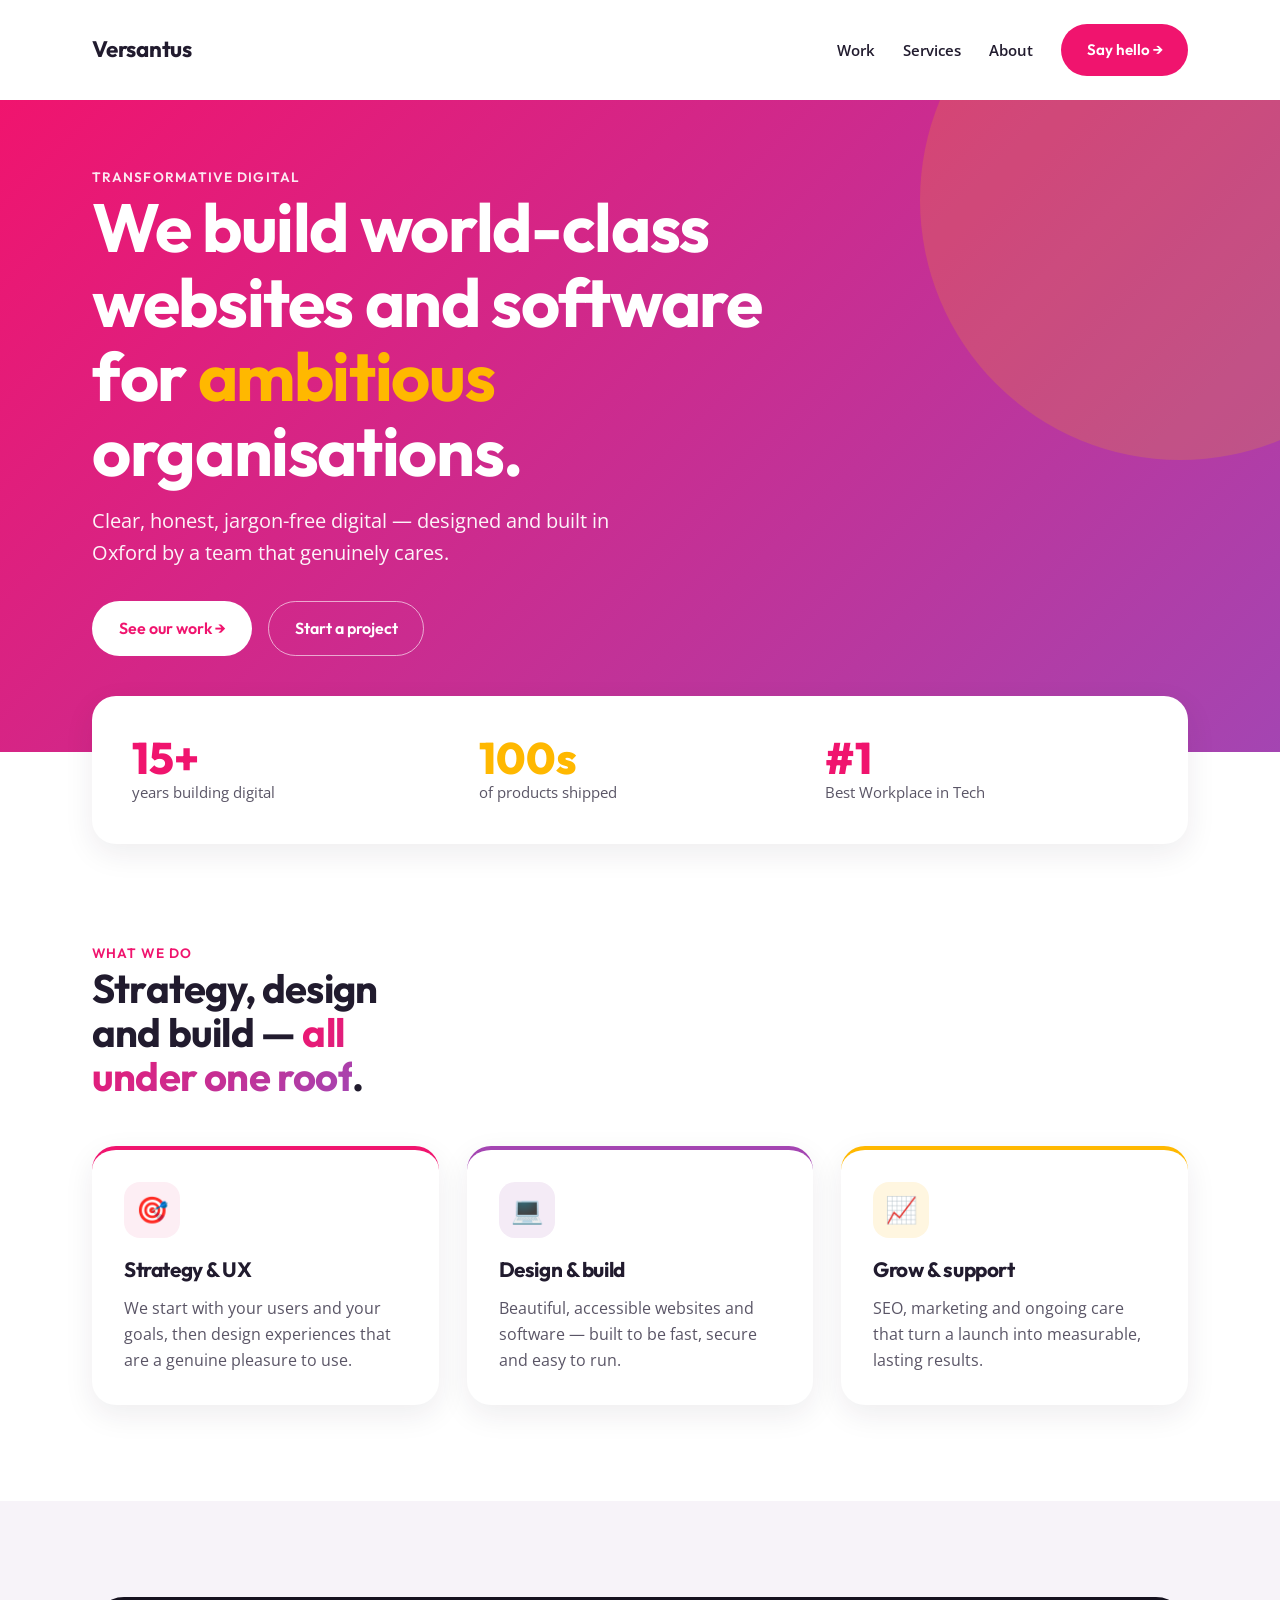
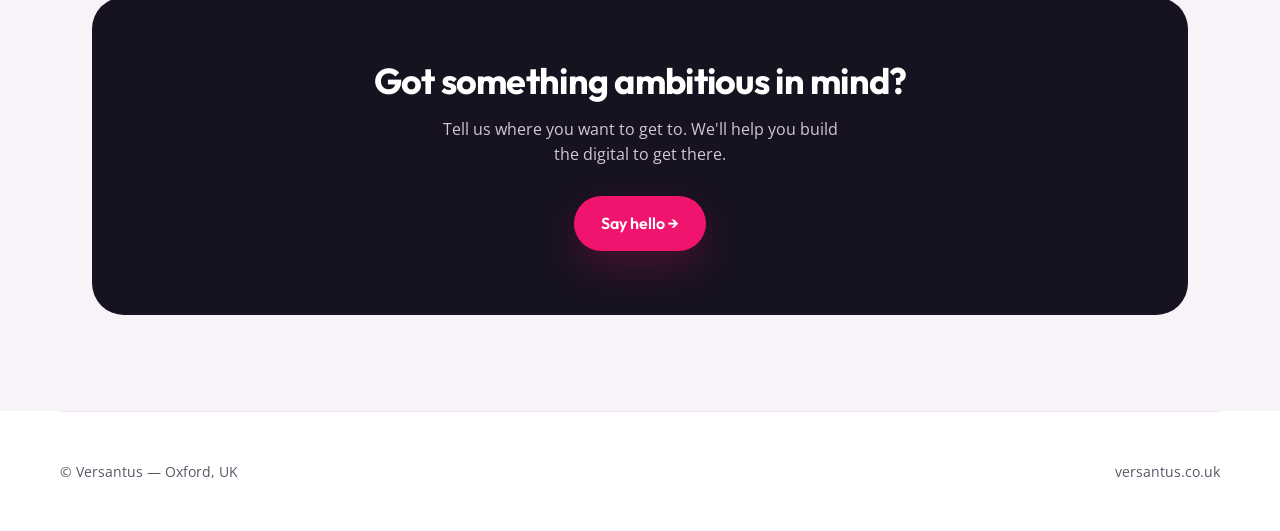
<file: .claude/skills/versantus-brand/assets/landing-template.html>
<!DOCTYPE html>
<html lang="en-GB">
<head>
<meta charset="UTF-8" />
<meta name="viewport" content="width=device-width, initial-scale=1.0" />
<title>Versantus — Page Template</title>
<meta name="description" content="Versantus on-brand landing page starter." />
<!--
  VERSANTUS LANDING / SECTION TEMPLATE
  A clean, on-brand starting point. Uses the brand tokens inline so it renders
  standalone; for projects, link assets/versantus-tokens.css instead and delete
  the :root block below. Edit copy using references/voice-and-tone.md.
-->
<link rel="preconnect" href="https://fonts.googleapis.com" />
<link rel="preconnect" href="https://fonts.gstatic.com" crossorigin />
<link href="https://fonts.googleapis.com/css2?family=Outfit:wght@400;500;600;700;800&family=Open+Sans:wght@400;600;700&display=swap" rel="stylesheet" />
<style>
  :root {
    --vs-pink:#F0146E; --vs-purple:#A445B2; --vs-amber:#FFB800;
    --vs-pink-dark:#D1095C; --vs-pink-wash:#FDEEF4;
    --vs-ink:#211B2E; --vs-ink-soft:#5A5566; --vs-mist:#F7F3F9; --vs-cloud:#EDE6F1;
    --vs-night:#16121F;
    --vs-gradient:linear-gradient(135deg,#F0146E 0%,#A445B2 100%);
    --vs-font-head:"Outfit",sans-serif; --vs-font-body:"Open Sans",sans-serif;
    --vs-shadow-card:0 10px 30px rgba(33,27,46,.08);
    --vs-shadow-brand:0 16px 40px rgba(240,20,110,.22);
  }
  *,*::before,*::after { box-sizing:border-box; }
  body { margin:0; font-family:var(--vs-font-body); color:var(--vs-ink);
         line-height:1.6; -webkit-font-smoothing:antialiased; }
  h1,h2,h3 { font-family:var(--vs-font-head); font-weight:700; line-height:1.1;
             letter-spacing:-0.02em; margin:0 0 16px; }
  p { margin:0 0 16px; }
  .wrap { max-width:1160px; margin:0 auto; padding:0 32px; }
  .grad { background:var(--vs-gradient); -webkit-background-clip:text;
          background-clip:text; -webkit-text-fill-color:transparent; }
  .eyebrow { font-family:var(--vs-font-head); font-weight:600; font-size:.85rem;
             text-transform:uppercase; letter-spacing:.08em; color:var(--vs-pink); }
  .btn { display:inline-flex; align-items:center; gap:8px; font-family:var(--vs-font-head);
         font-weight:600; padding:.85em 1.6em; border-radius:999px; border:1.5px solid transparent;
         text-decoration:none; cursor:pointer; transition:all .18s ease; }
  .btn--primary { background:var(--vs-pink); color:#fff; box-shadow:var(--vs-shadow-brand); }
  .btn--primary:hover { background:var(--vs-pink-dark); transform:translateY(-2px); }
  .btn--ghost { background:transparent; color:#fff; border-color:rgba(255,255,255,.6); }
  .btn--ghost:hover { background:rgba(255,255,255,.12); }

  /* Nav */
  .nav { display:flex; align-items:center; justify-content:space-between; padding:24px 0; }
  .nav__brand { font-family:var(--vs-font-head); font-weight:700; font-size:1.4rem;
                letter-spacing:-0.01em; color:var(--vs-ink); text-decoration:none; }
  .nav__links { display:flex; gap:28px; align-items:center; }
  .nav__links a { color:var(--vs-ink); text-decoration:none; font-weight:600; font-size:.95rem; }
  .nav__links a:hover { color:var(--vs-pink); }

  /* Hero */
  .hero { background:var(--vs-gradient); color:#fff; position:relative; overflow:hidden; }
  .hero::after { content:""; position:absolute; width:520px; height:520px; border-radius:50%;
                 background:var(--vs-amber); opacity:.18; right:-160px; top:-160px; }
  .hero .wrap { position:relative; padding-top:64px; padding-bottom:96px; }
  .hero h1 { color:#fff; font-size:clamp(2.6rem,5vw + 1rem,4.25rem); max-width:16ch; }
  .hero .eyebrow { color:#fff; opacity:.9; }
  .hero p { font-size:1.25rem; max-width:48ch; opacity:.95; }
  .hero__cta { display:flex; gap:16px; flex-wrap:wrap; margin-top:32px; }

  /* Stats strip */
  .stats { display:grid; grid-template-columns:repeat(3,1fr); gap:24px;
           background:#fff; border-radius:24px; padding:40px; margin-top:-56px;
           position:relative; box-shadow:var(--vs-shadow-card); }
  .stat__num { font-family:var(--vs-font-head); font-weight:800; font-size:2.75rem;
               color:var(--vs-pink); line-height:1; }
  .stat__num--amber { color:var(--vs-amber); }
  .stat__label { color:var(--vs-ink-soft); font-size:.95rem; }

  /* Feature cards */
  section { padding:96px 0; }
  .section-head { max-width:38ch; margin-bottom:48px; }
  .section-head h2 { font-size:clamp(1.9rem,2.5vw + 1rem,2.5rem); }
  .grid3 { display:grid; grid-template-columns:repeat(3,1fr); gap:28px; }
  .card { background:#fff; border-radius:24px; padding:32px; box-shadow:var(--vs-shadow-card);
          border-top:4px solid var(--vs-pink); }
  .card h3 { font-size:1.3rem; }
  .card p { color:var(--vs-ink-soft); margin-bottom:0; }
  .icon { width:56px; height:56px; border-radius:16px; background:var(--vs-pink-wash);
          display:flex; align-items:center; justify-content:center; font-size:26px; margin-bottom:20px; }
  .card:nth-child(2) { border-top-color:var(--vs-purple); }
  .card:nth-child(2) .icon { background:#F4EBF6; }
  .card:nth-child(3) { border-top-color:var(--vs-amber); }
  .card:nth-child(3) .icon { background:#FFF6E0; }

  .mist { background:var(--vs-mist); }

  /* CTA band */
  .cta { background:var(--vs-night); color:#fff; border-radius:32px; padding:64px;
         text-align:center; }
  .cta h2 { color:#fff; font-size:2.25rem; }
  .cta p { color:#cfc8d8; max-width:44ch; margin:0 auto 28px; }

  /* Footer */
  footer.site { padding:48px 0; border-top:1px solid var(--vs-cloud); color:var(--vs-ink-soft);
                font-size:.9rem; display:flex; justify-content:space-between; align-items:center; }

  @media (max-width:780px){ .grid3,.stats{ grid-template-columns:1fr; } .nav__links{ display:none; } }
</style>
</head>
<body>

  <header class="wrap">
    <nav class="nav">
      <a class="nav__brand" href="#">Versantus</a>
      <div class="nav__links">
        <a href="#">Work</a><a href="#">Services</a><a href="#">About</a>
        <a class="btn btn--primary" href="#" style="box-shadow:none;color:#fff">Say hello →</a>
      </div>
    </nav>
  </header>

  <!-- HERO -->
  <div class="hero">
    <div class="wrap">
      <span class="eyebrow">Transformative digital</span>
      <h1>We build world-class websites and software for <span class="amber" style="color:var(--vs-amber)">ambitious</span> organisations.</h1>
      <p>Clear, honest, jargon-free digital — designed and built in Oxford by a team that genuinely cares.</p>
      <div class="hero__cta">
        <a class="btn btn--primary" href="#" style="background:#fff;color:var(--vs-pink);box-shadow:none">See our work →</a>
        <a class="btn btn--ghost" href="#">Start a project</a>
      </div>
    </div>
  </div>

  <!-- STATS -->
  <div class="wrap">
    <div class="stats">
      <div><div class="stat__num">15+</div><div class="stat__label">years building digital</div></div>
      <div><div class="stat__num stat__num--amber">100s</div><div class="stat__label">of products shipped</div></div>
      <div><div class="stat__num">#1</div><div class="stat__label">Best Workplace in Tech</div></div>
    </div>
  </div>

  <!-- FEATURES -->
  <section>
    <div class="wrap">
      <div class="section-head">
        <span class="eyebrow">What we do</span>
        <h2>Strategy, design and build — <span class="grad">all under one roof</span>.</h2>
      </div>
      <div class="grid3">
        <article class="card">
          <div class="icon">🎯</div>
          <h3>Strategy &amp; UX</h3>
          <p>We start with your users and your goals, then design experiences that are a genuine pleasure to use.</p>
        </article>
        <article class="card">
          <div class="icon">💻</div>
          <h3>Design &amp; build</h3>
          <p>Beautiful, accessible websites and software — built to be fast, secure and easy to run.</p>
        </article>
        <article class="card">
          <div class="icon">📈</div>
          <h3>Grow &amp; support</h3>
          <p>SEO, marketing and ongoing care that turn a launch into measurable, lasting results.</p>
        </article>
      </div>
    </div>
  </section>

  <!-- CTA -->
  <section class="mist">
    <div class="wrap">
      <div class="cta">
        <h2>Got something ambitious in mind?</h2>
        <p>Tell us where you want to get to. We'll help you build the digital to get there.</p>
        <a class="btn btn--primary" href="#">Say hello →</a>
      </div>
    </div>
  </section>

  <footer class="site wrap">
    <span>© Versantus — Oxford, UK</span>
    <span>versantus.co.uk</span>
  </footer>

</body>
</html>
</file>
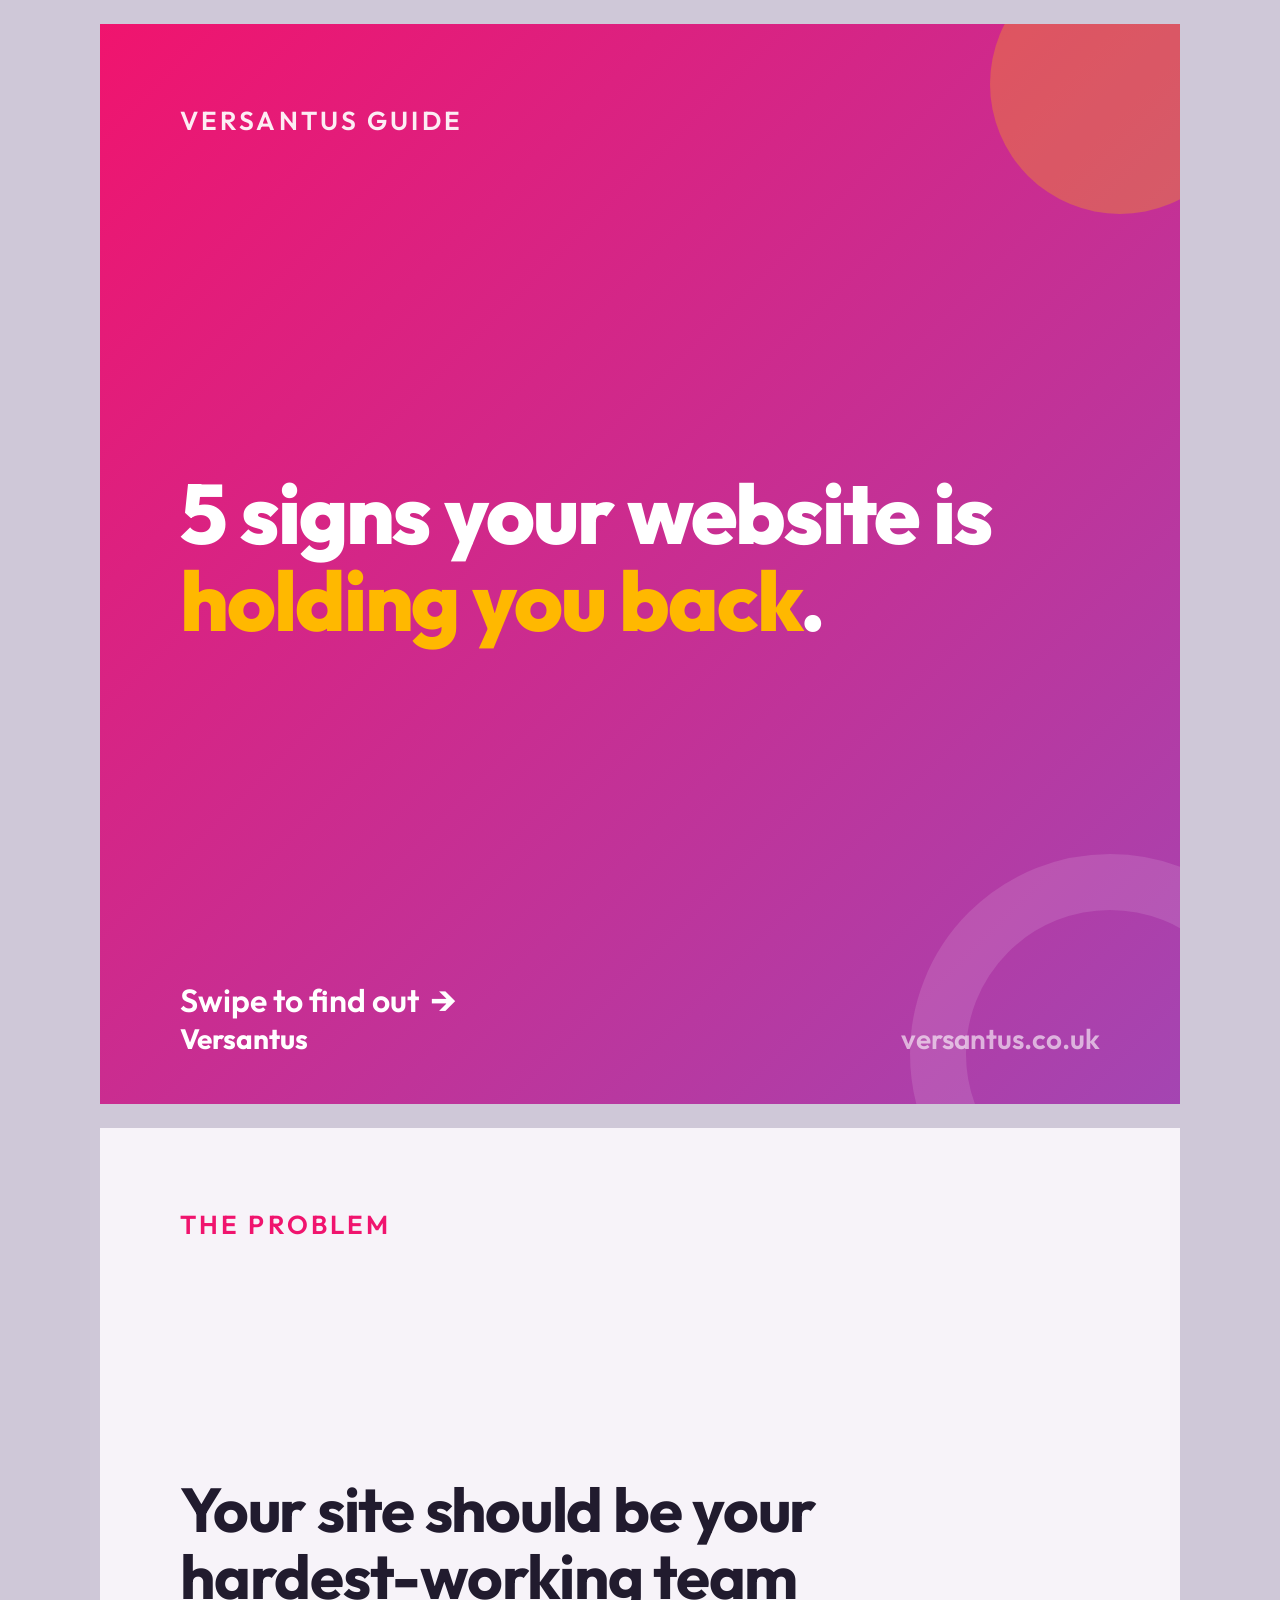
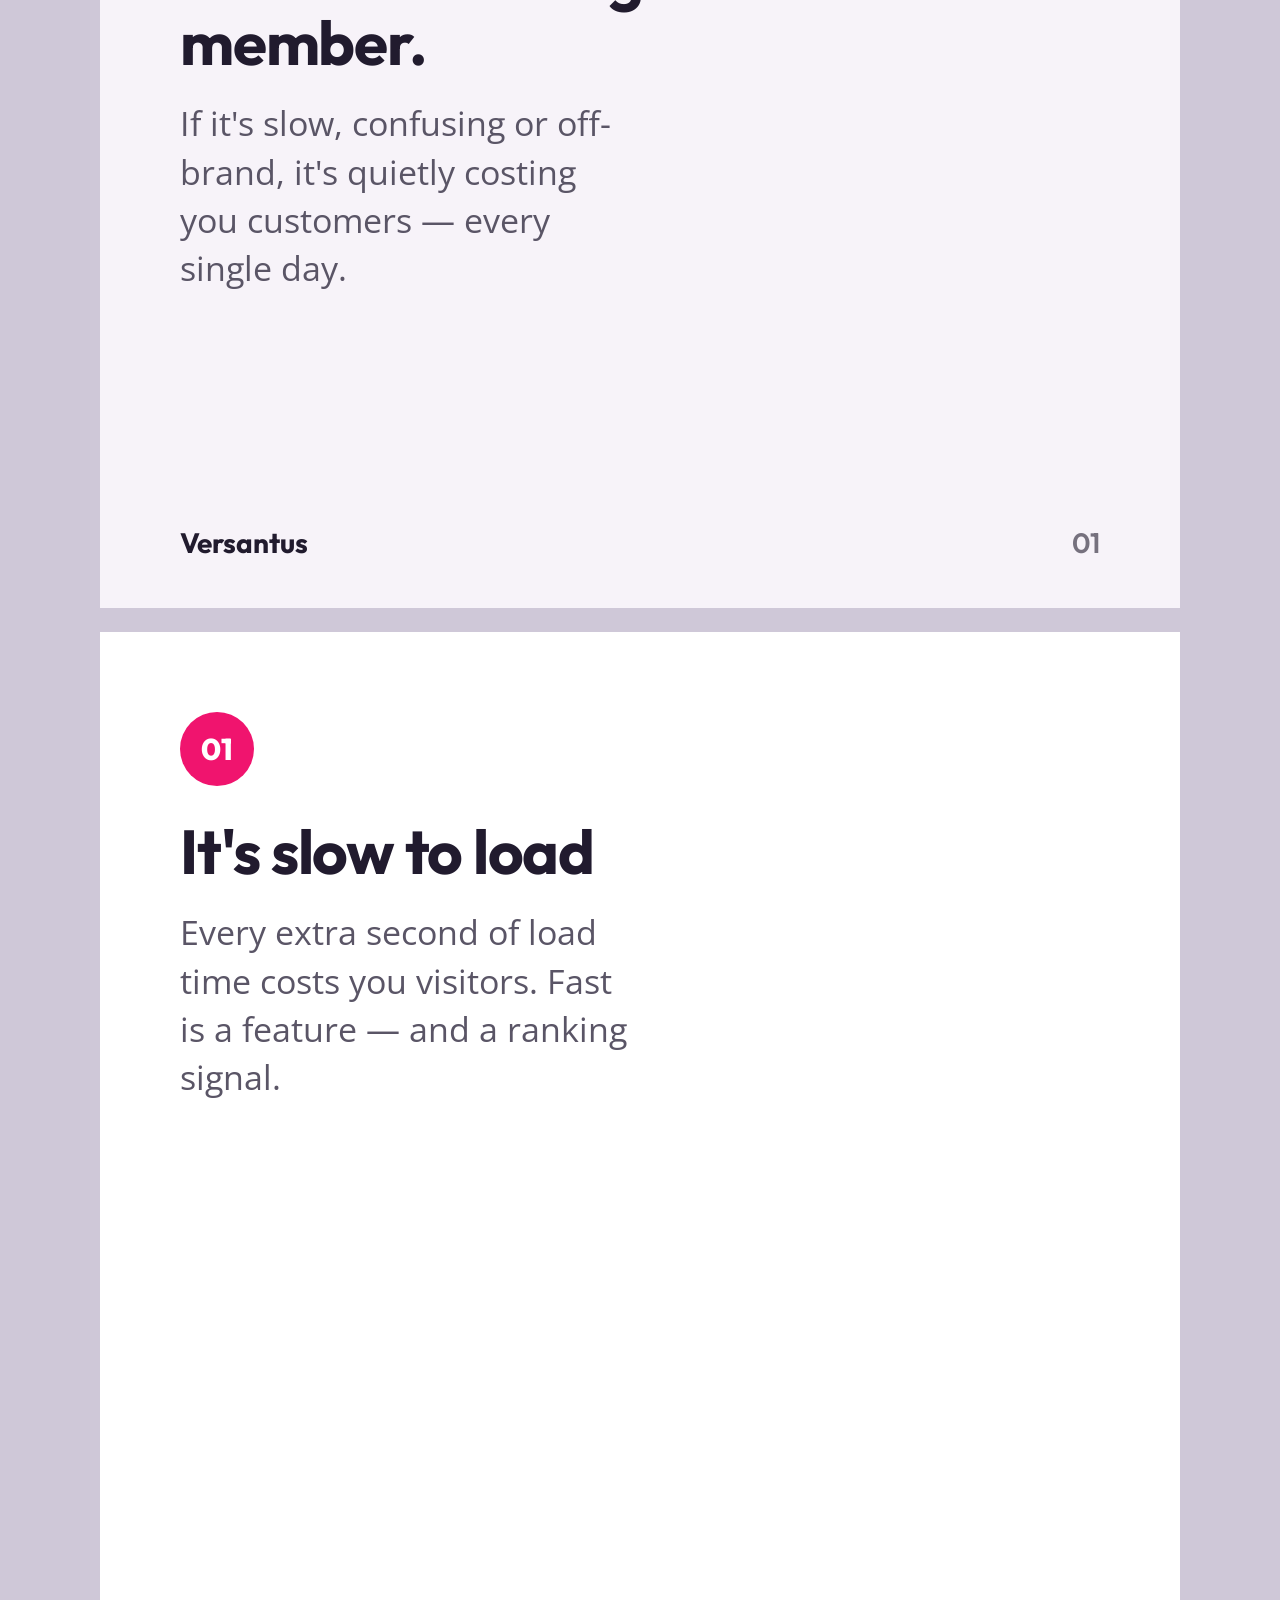
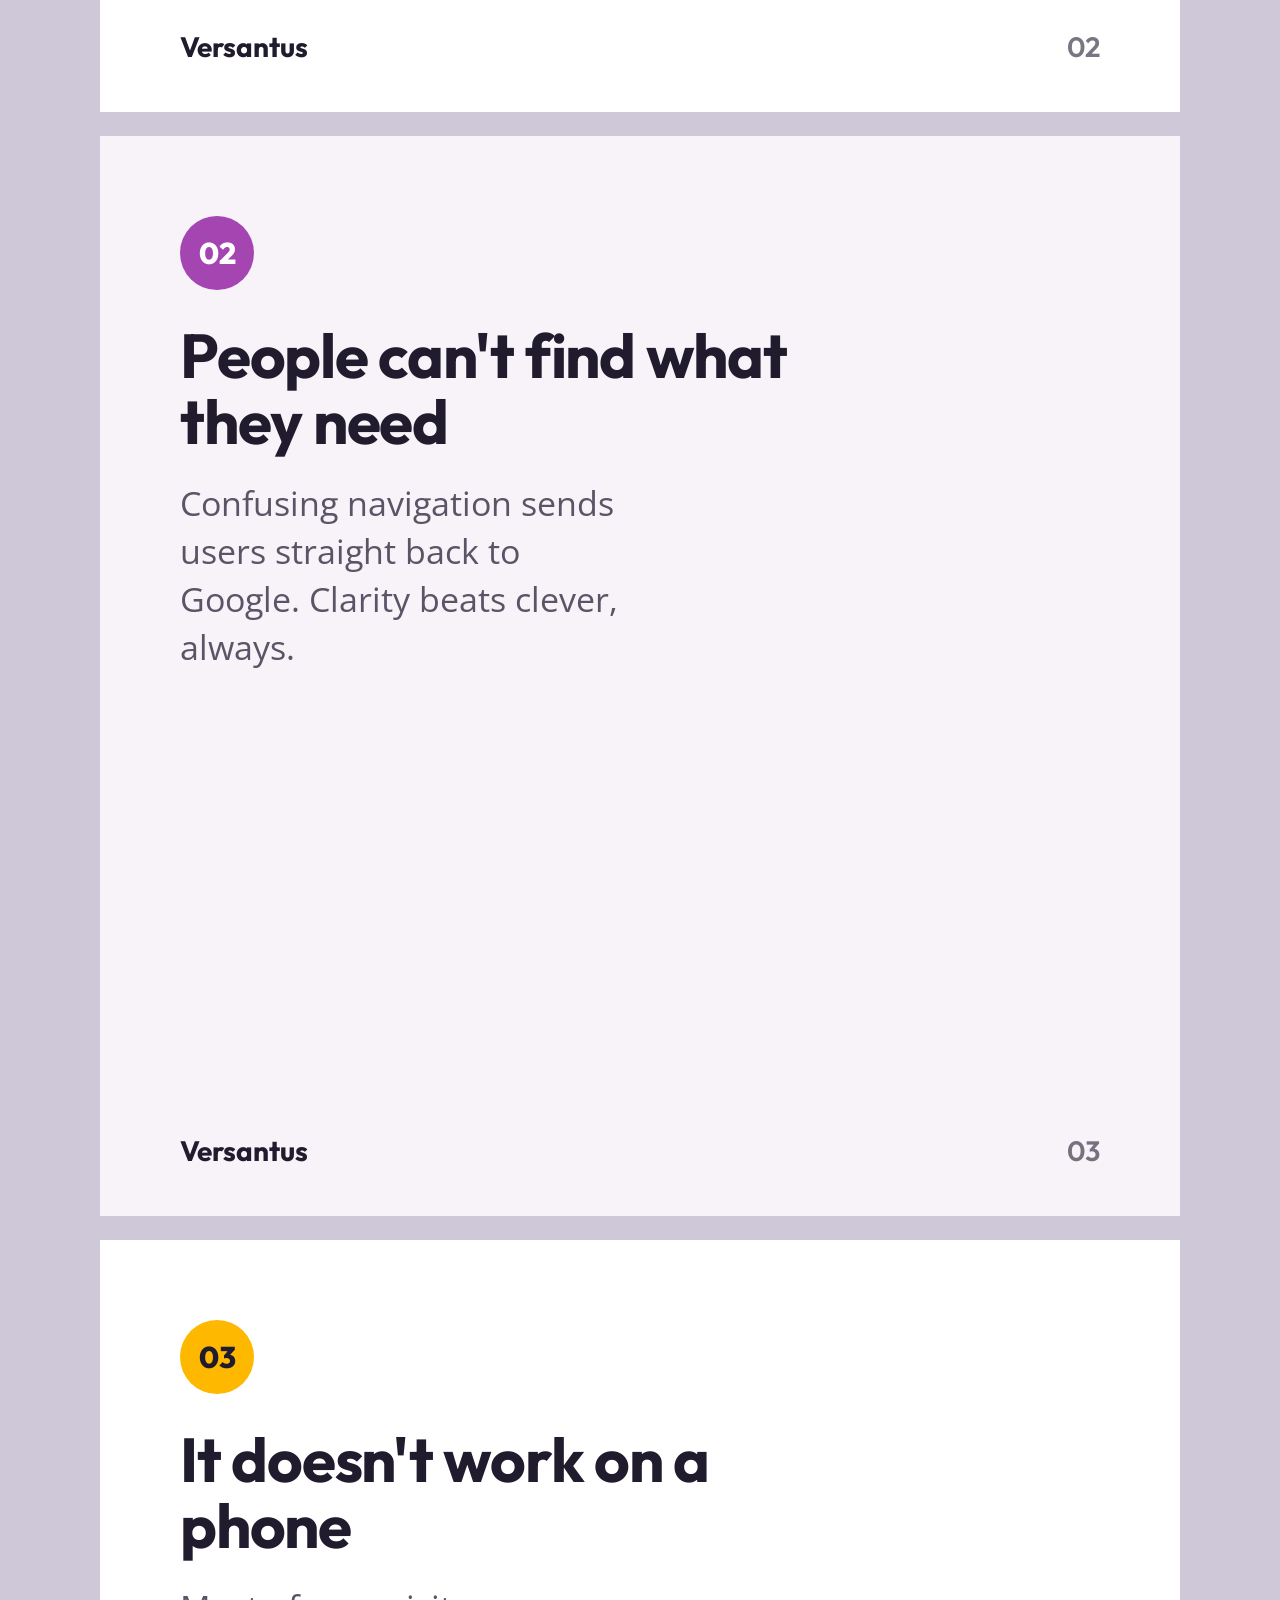
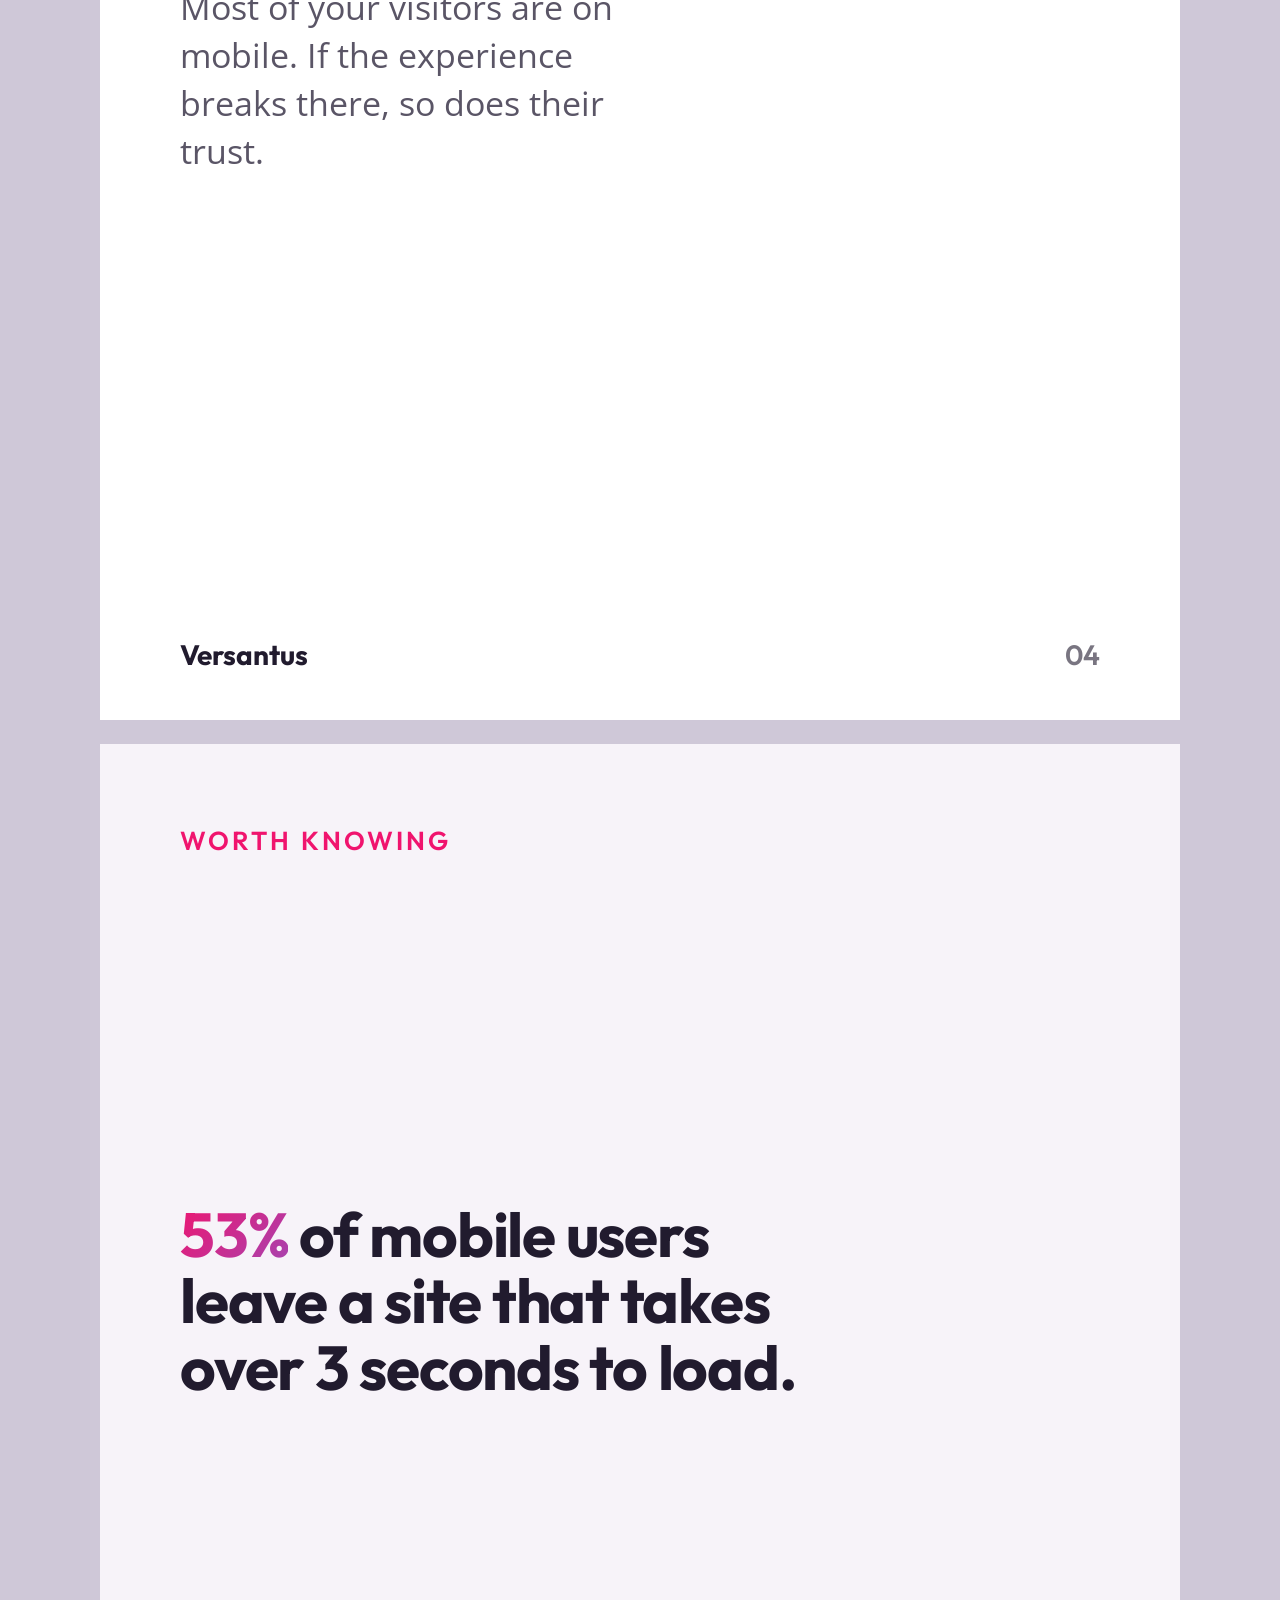
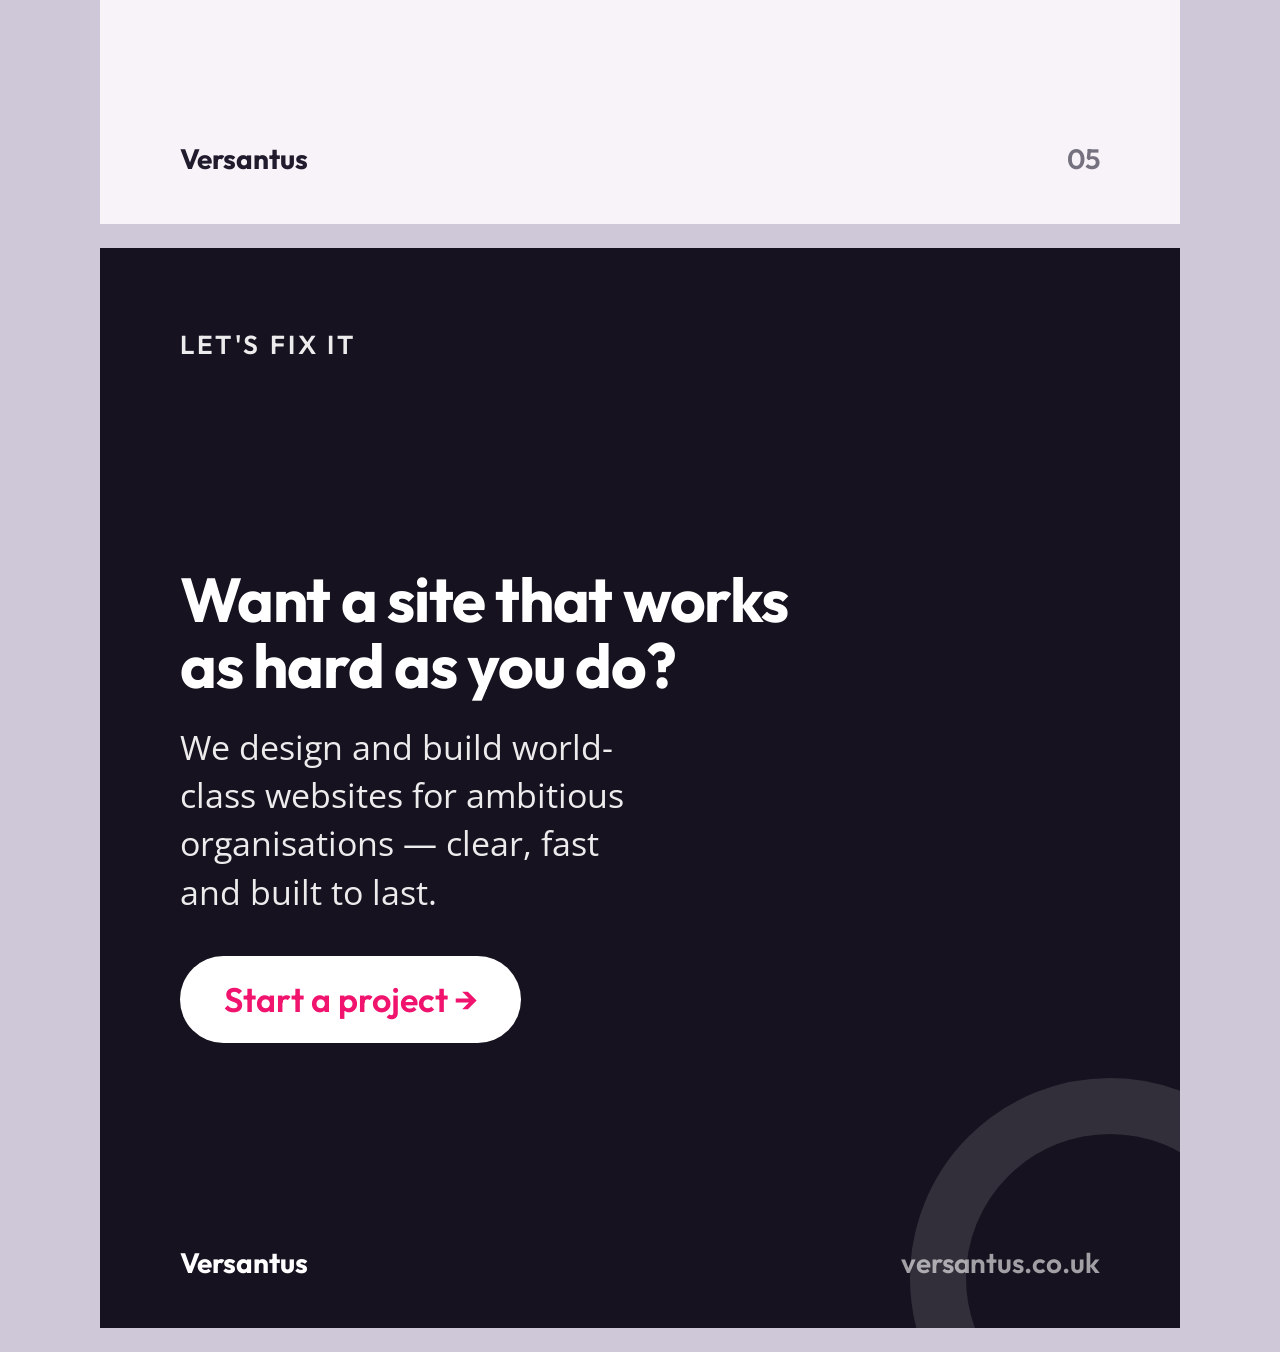
<file: .claude/skills/versantus-brand/assets/linkedin-carousel-square-template.html>
<!DOCTYPE html>
<html lang="en-GB">
<head>
<meta charset="UTF-8" />
<meta name="viewport" content="width=device-width, initial-scale=1.0" />
<title>Versantus — LinkedIn Carousel Template (1:1 Square)</title>
<!--
  VERSANTUS LINKEDIN CAROUSEL TEMPLATE — 1:1 SQUARE (1080 × 1080 px)
  Square variant of linkedin-carousel-template.html. Use for compact decks or when
  the same content is also going to Instagram. Pick ONE ratio per PDF — don't mix.

  Each <section class="slide"> = one PDF page = one swipeable slide.
  EXPORT TO PDF: Chrome → Print → Save as PDF, margins None, Background graphics ON.
                 Or: chrome --headless --print-to-pdf=carousel.pdf --no-pdf-header-footer \
                         linkedin-carousel-square-template.html
  Then upload the PDF to LinkedIn as a Document post.
-->
<link rel="preconnect" href="https://fonts.googleapis.com" />
<link rel="preconnect" href="https://fonts.gstatic.com" crossorigin />
<link href="https://fonts.googleapis.com/css2?family=Outfit:wght@400;500;600;700;800&family=Open+Sans:wght@400;600;700&display=swap" rel="stylesheet" />
<style>
  :root {
    --vs-pink:#F0146E; --vs-purple:#A445B2; --vs-amber:#FFB800;
    --vs-ink:#211B2E; --vs-ink-soft:#5A5566; --vs-mist:#F7F3F9; --vs-night:#16121F;
    --vs-gradient:linear-gradient(135deg,#F0146E 0%,#A445B2 100%);
    --vs-font-head:"Outfit",sans-serif; --vs-font-body:"Open Sans",sans-serif;
  }
  *,*::before,*::after { margin:0; padding:0; box-sizing:border-box; }

  /* PDF page = exact slide size (square) */
  @page { size:1080px 1080px; margin:0; }

  body { background:#cfc8d8; font-family:var(--vs-font-body); color:var(--vs-ink);
         display:flex; flex-direction:column; align-items:center; gap:24px; padding:24px; }

  .slide {
    position:relative; width:1080px; height:1080px; overflow:hidden;
    padding:80px; display:flex; flex-direction:column; background:#fff;
    break-after:page; page-break-after:always;
  }
  .slide:last-child { break-after:auto; page-break-after:auto; }

  .slide--gradient { background:var(--vs-gradient); color:#fff; }
  .slide--dark     { background:var(--vs-night); color:#fff; }
  .slide--mist     { background:var(--vs-mist); }

  .blob { position:absolute; border-radius:50%; pointer-events:none; }
  .blob--amber { width:260px; height:260px; background:var(--vs-amber); opacity:.30;
                 right:-70px; top:-70px; }
  .blob--ring  { width:400px; height:400px; border:56px solid rgba(255,255,255,.12);
                 right:-130px; bottom:-150px; }

  .eyebrow { font-family:var(--vs-font-head); font-weight:600; font-size:26px;
             text-transform:uppercase; letter-spacing:.12em; color:var(--vs-pink); }
  .slide--gradient .eyebrow, .slide--dark .eyebrow { color:#fff; opacity:.92; }

  .spacer { flex:1; }

  .num { font-family:var(--vs-font-head); font-weight:800; font-size:30px;
         width:74px; height:74px; border-radius:50%; display:flex; align-items:center;
         justify-content:center; color:#fff; margin-bottom:32px; }
  .num--pink   { background:var(--vs-pink); }
  .num--purple { background:var(--vs-purple); }
  .num--amber  { background:var(--vs-amber); color:var(--vs-ink); }

  h1.cover { font-family:var(--vs-font-head); font-weight:800; font-size:84px;
             line-height:1.03; letter-spacing:-0.025em; max-width:15ch; }
  h2.title { font-family:var(--vs-font-head); font-weight:700; font-size:62px;
             line-height:1.07; letter-spacing:-0.02em; max-width:16ch; }
  p.body   { font-family:var(--vs-font-body); font-size:34px; line-height:1.42;
             max-width:24ch; margin-top:24px; color:var(--vs-ink-soft); }
  .slide--gradient p.body, .slide--dark p.body { color:rgba(255,255,255,.92); }
  .amber-word { color:var(--vs-amber); }
  .grad-word { background:var(--vs-gradient); -webkit-background-clip:text;
               background-clip:text; -webkit-text-fill-color:transparent; }

  .swipe { font-family:var(--vs-font-head); font-weight:600; font-size:32px;
           display:inline-flex; align-items:center; gap:12px; }
  .swipe .arrow { font-size:38px; }

  .cta-btn { align-self:flex-start; font-family:var(--vs-font-head); font-weight:600;
             font-size:34px; background:#fff; color:var(--vs-pink); padding:22px 44px;
             border-radius:999px; margin-top:8px; }

  .footer { position:absolute; left:80px; right:80px; bottom:48px;
            display:flex; align-items:center; justify-content:space-between;
            font-family:var(--vs-font-head); font-weight:700; font-size:28px; }
  .footer .pageno { font-weight:600; opacity:.6; }
  .slide--gradient .footer, .slide--dark .footer { color:#fff; }

  @media print { body { background:#fff; gap:0; padding:0; } }
</style>
</head>
<body>

  <!-- ============ SLIDE 1 — COVER / HOOK ============ -->
  <section class="slide slide--gradient">
    <span class="blob blob--amber"></span>
    <span class="blob blob--ring"></span>
    <span class="eyebrow">Versantus guide</span>
    <div class="spacer"></div>
    <h1 class="cover">5 signs your website is <span class="amber-word">holding you back</span>.</h1>
    <div class="spacer"></div>
    <span class="swipe">Swipe to find out <span class="arrow">→</span></span>
    <div class="footer"><span>Versantus</span><span class="pageno">versantus.co.uk</span></div>
  </section>

  <!-- ============ SLIDE 2 — CONTEXT ============ -->
  <section class="slide slide--mist">
    <span class="eyebrow">The problem</span>
    <div class="spacer"></div>
    <h2 class="title">Your site should be your hardest-working team member.</h2>
    <p class="body">If it's slow, confusing or off-brand, it's quietly costing you customers — every single day.</p>
    <div class="spacer"></div>
    <div class="footer"><span>Versantus</span><span class="pageno">01</span></div>
  </section>

  <!-- ============ SLIDE 3 — VALUE 01 (pink) ============ -->
  <section class="slide">
    <div class="num num--pink">01</div>
    <h2 class="title">It's slow to load</h2>
    <p class="body">Every extra second of load time costs you visitors. Fast is a feature — and a ranking signal.</p>
    <div class="spacer"></div>
    <div class="footer"><span>Versantus</span><span class="pageno">02</span></div>
  </section>

  <!-- ============ SLIDE 4 — VALUE 02 (purple) ============ -->
  <section class="slide slide--mist">
    <div class="num num--purple">02</div>
    <h2 class="title">People can't find what they need</h2>
    <p class="body">Confusing navigation sends users straight back to Google. Clarity beats clever, always.</p>
    <div class="spacer"></div>
    <div class="footer"><span>Versantus</span><span class="pageno">03</span></div>
  </section>

  <!-- ============ SLIDE 5 — VALUE 03 (amber) ============ -->
  <section class="slide">
    <div class="num num--amber">03</div>
    <h2 class="title">It doesn't work on a phone</h2>
    <p class="body">Most of your visitors are on mobile. If the experience breaks there, so does their trust.</p>
    <div class="spacer"></div>
    <div class="footer"><span>Versantus</span><span class="pageno">04</span></div>
  </section>

  <!-- ============ SLIDE 6 — PROOF / STAT (optional) ============ -->
  <section class="slide slide--mist">
    <span class="eyebrow">Worth knowing</span>
    <div class="spacer"></div>
    <h2 class="title"><span class="grad-word">53%</span> of mobile users leave a site that takes over 3 seconds to load.</h2>
    <div class="spacer"></div>
    <div class="footer"><span>Versantus</span><span class="pageno">05</span></div>
  </section>

  <!-- ============ SLIDE 7 — CTA / CLOSE ============ -->
  <section class="slide slide--dark">
    <span class="blob blob--ring"></span>
    <span class="eyebrow">Let's fix it</span>
    <div class="spacer"></div>
    <h2 class="title">Want a site that works as hard as you do?</h2>
    <p class="body">We design and build world-class websites for ambitious organisations — clear, fast and built to last.</p>
    <div style="height:32px"></div>
    <span class="cta-btn">Start a project →</span>
    <div class="spacer"></div>
    <div class="footer"><span>Versantus</span><span class="pageno">versantus.co.uk</span></div>
  </section>

</body>
</html>
</file>
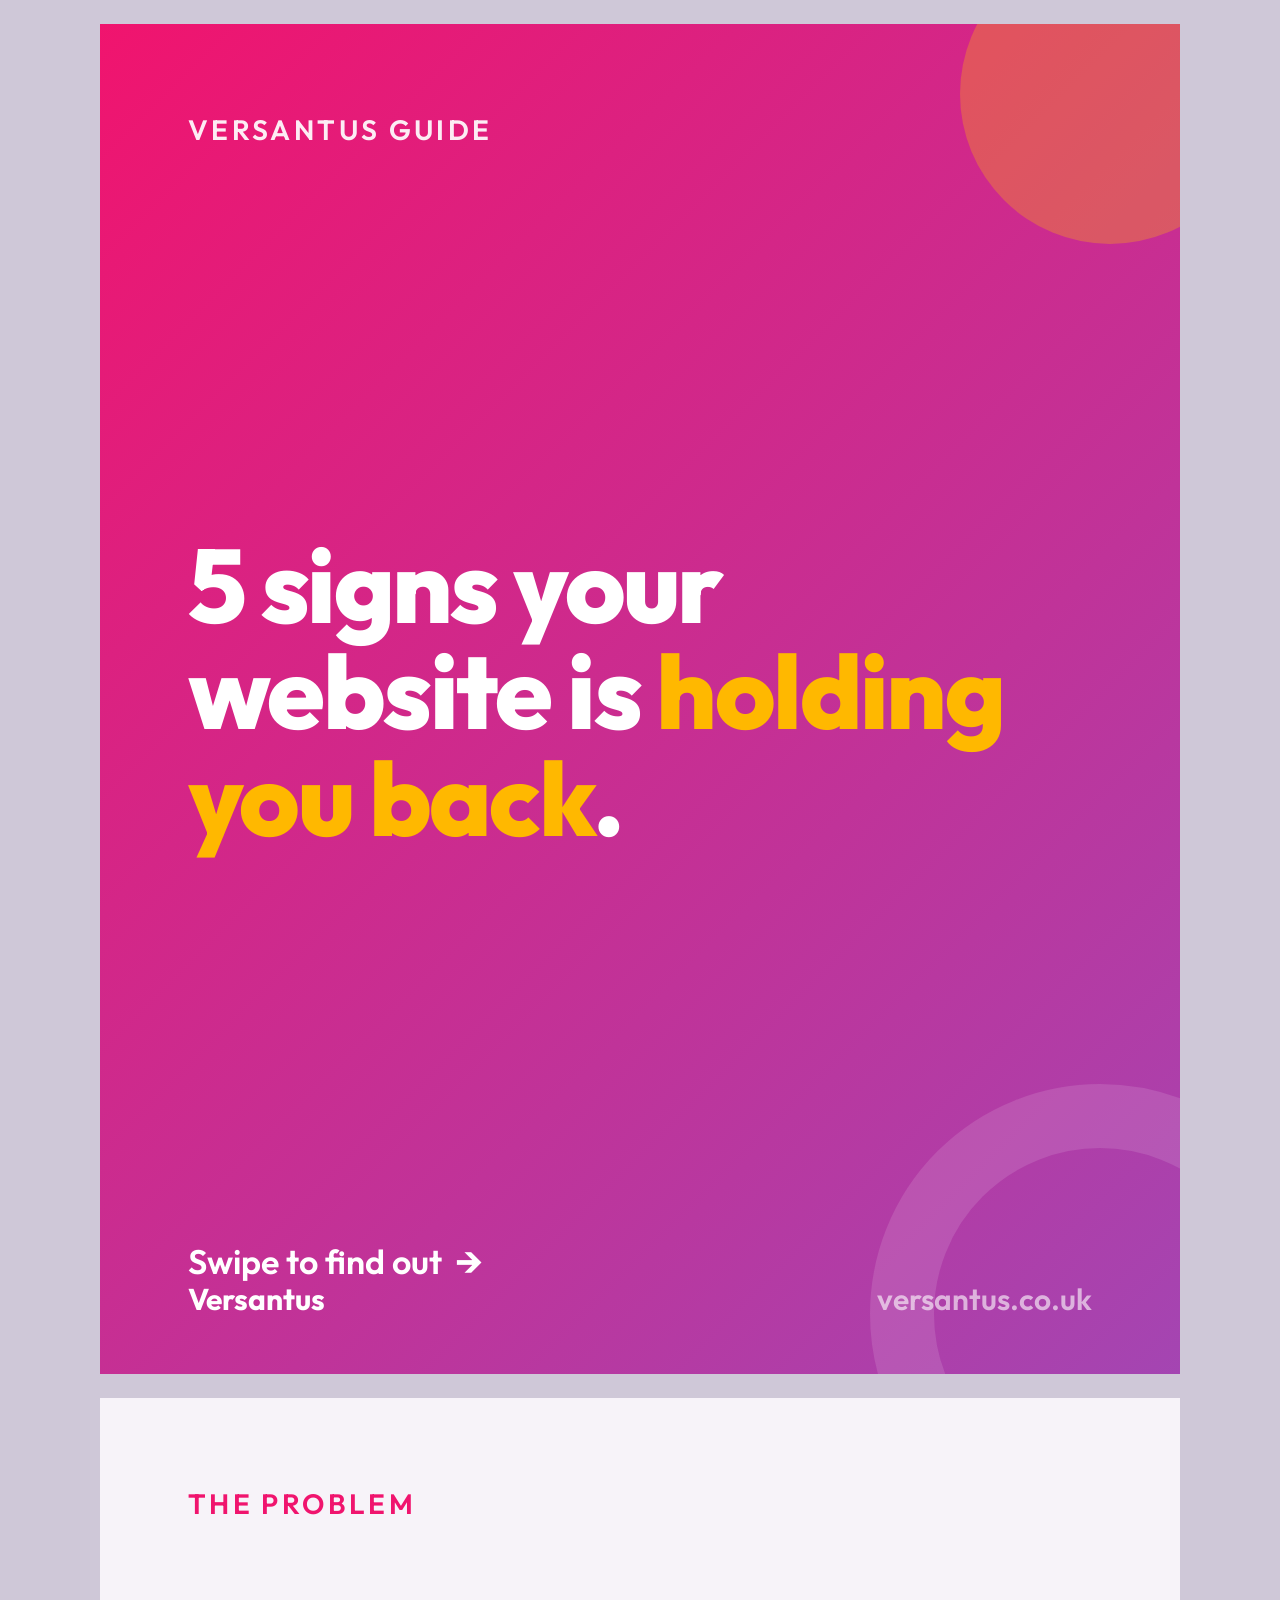
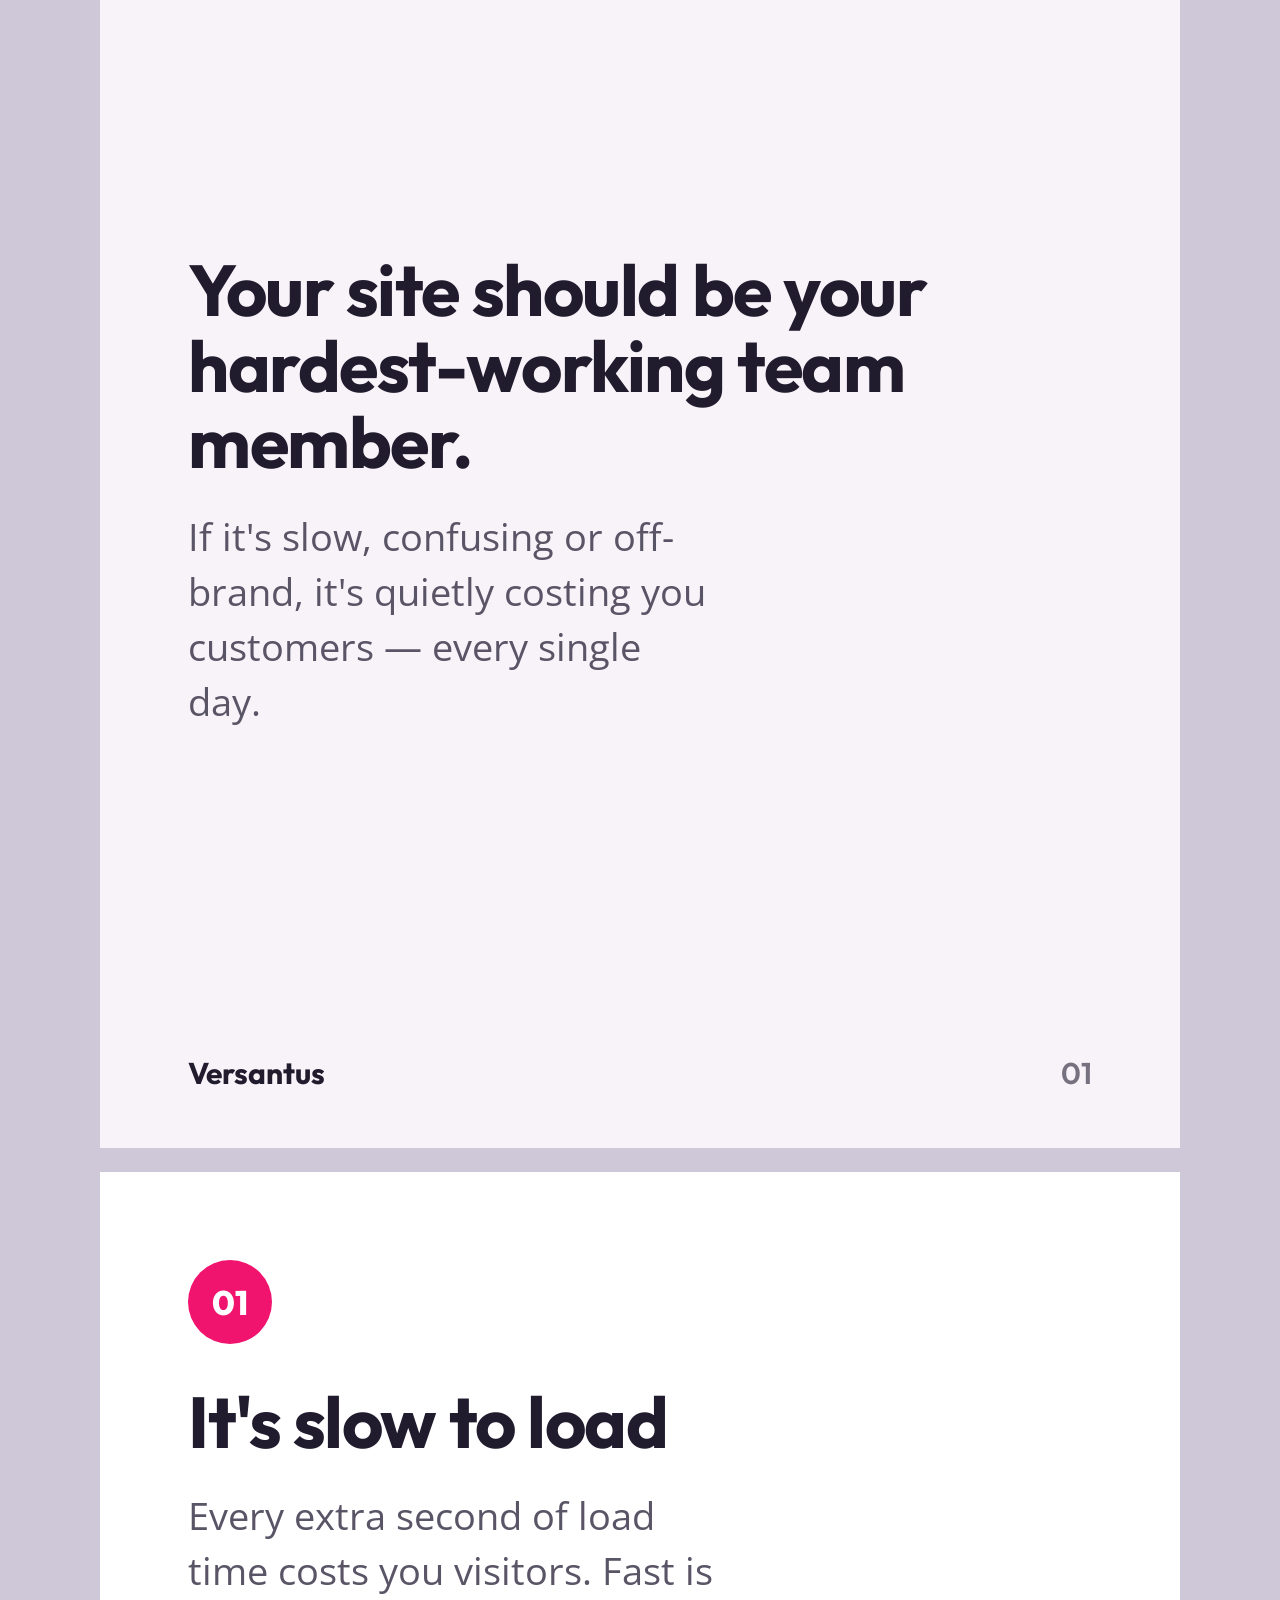
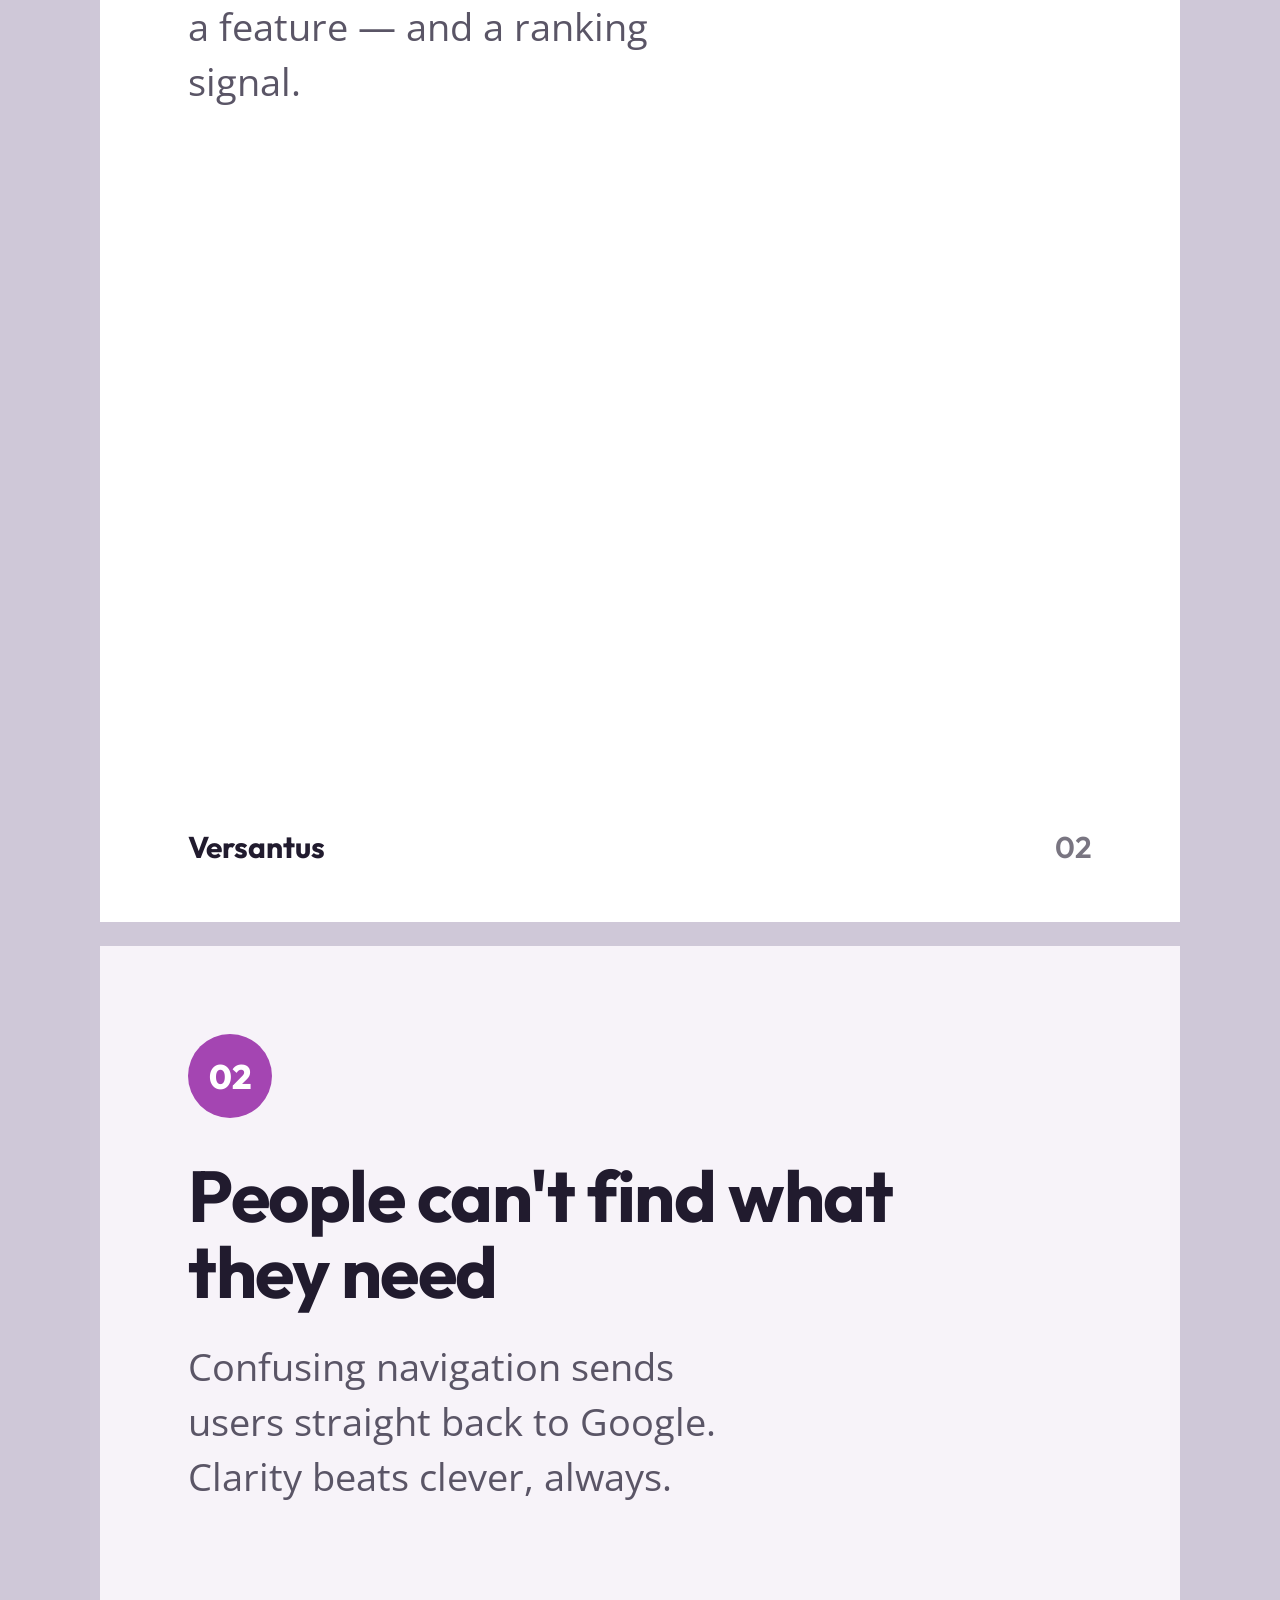
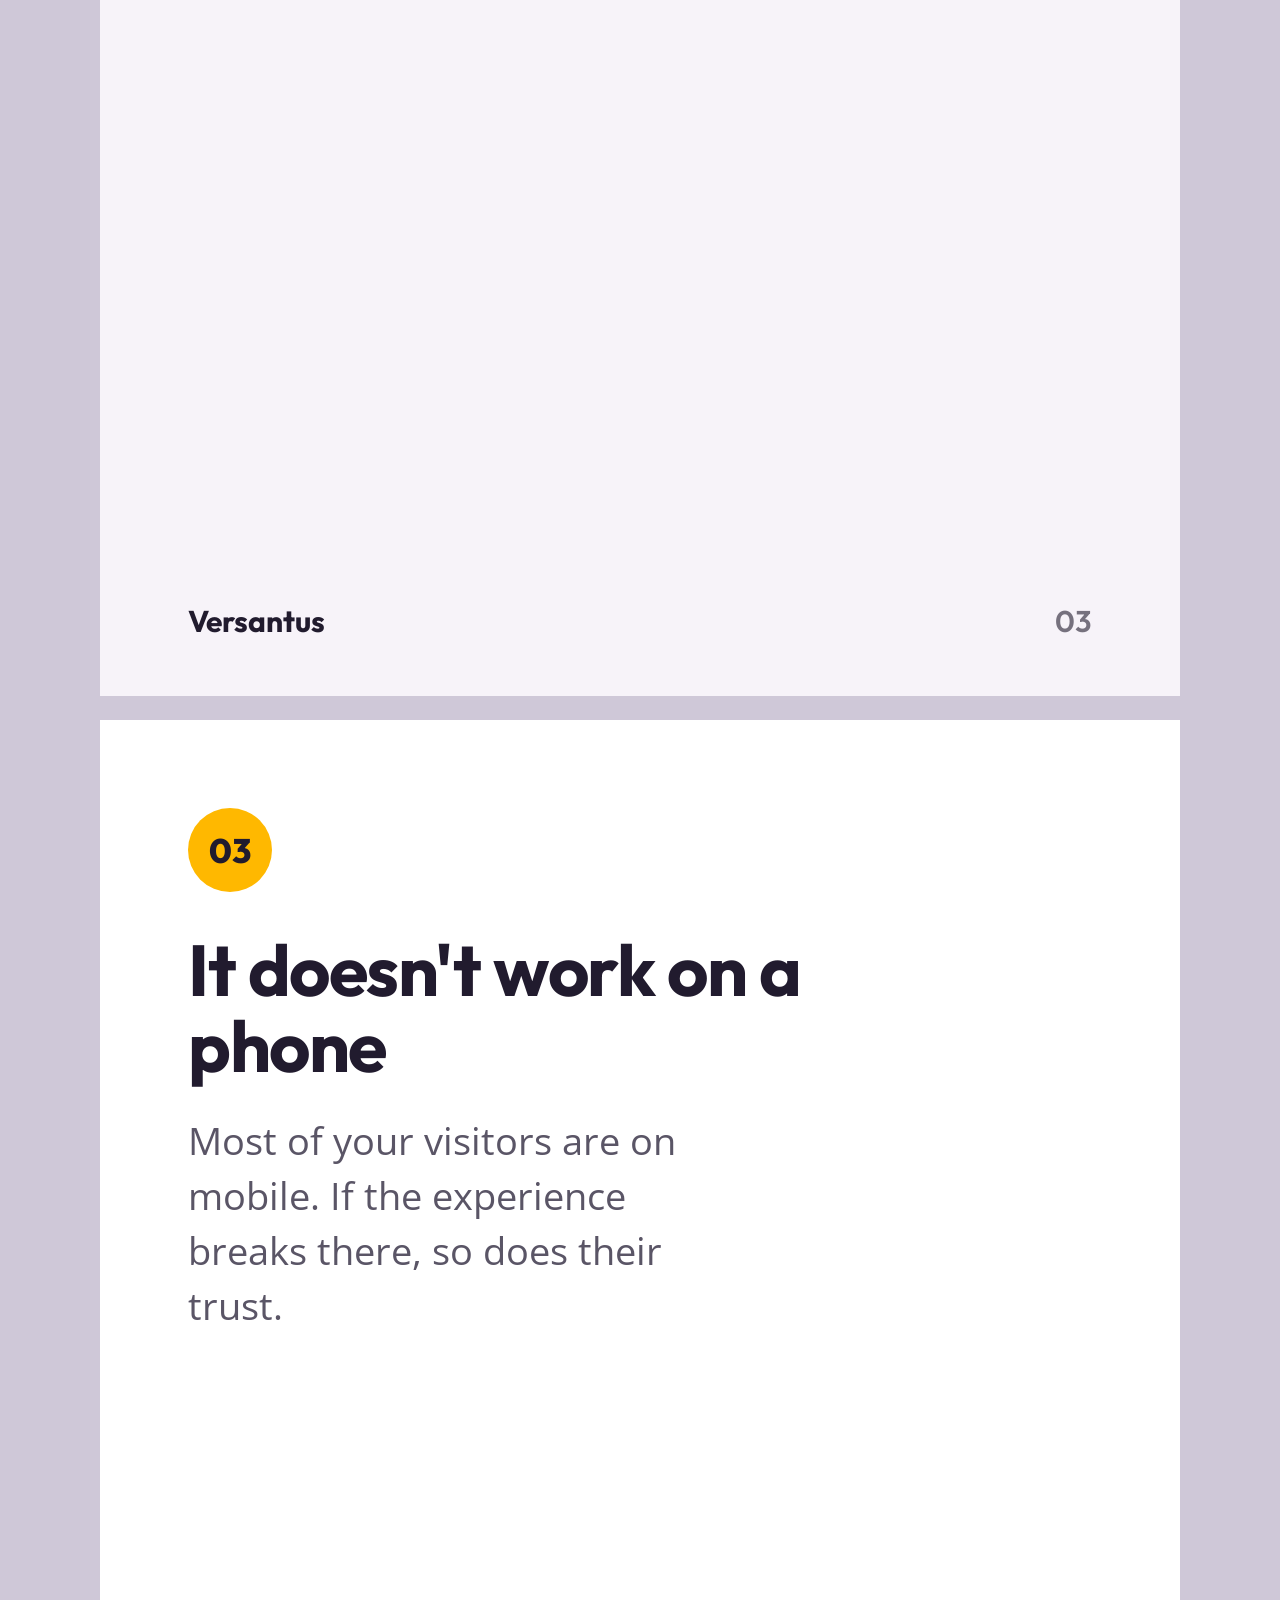
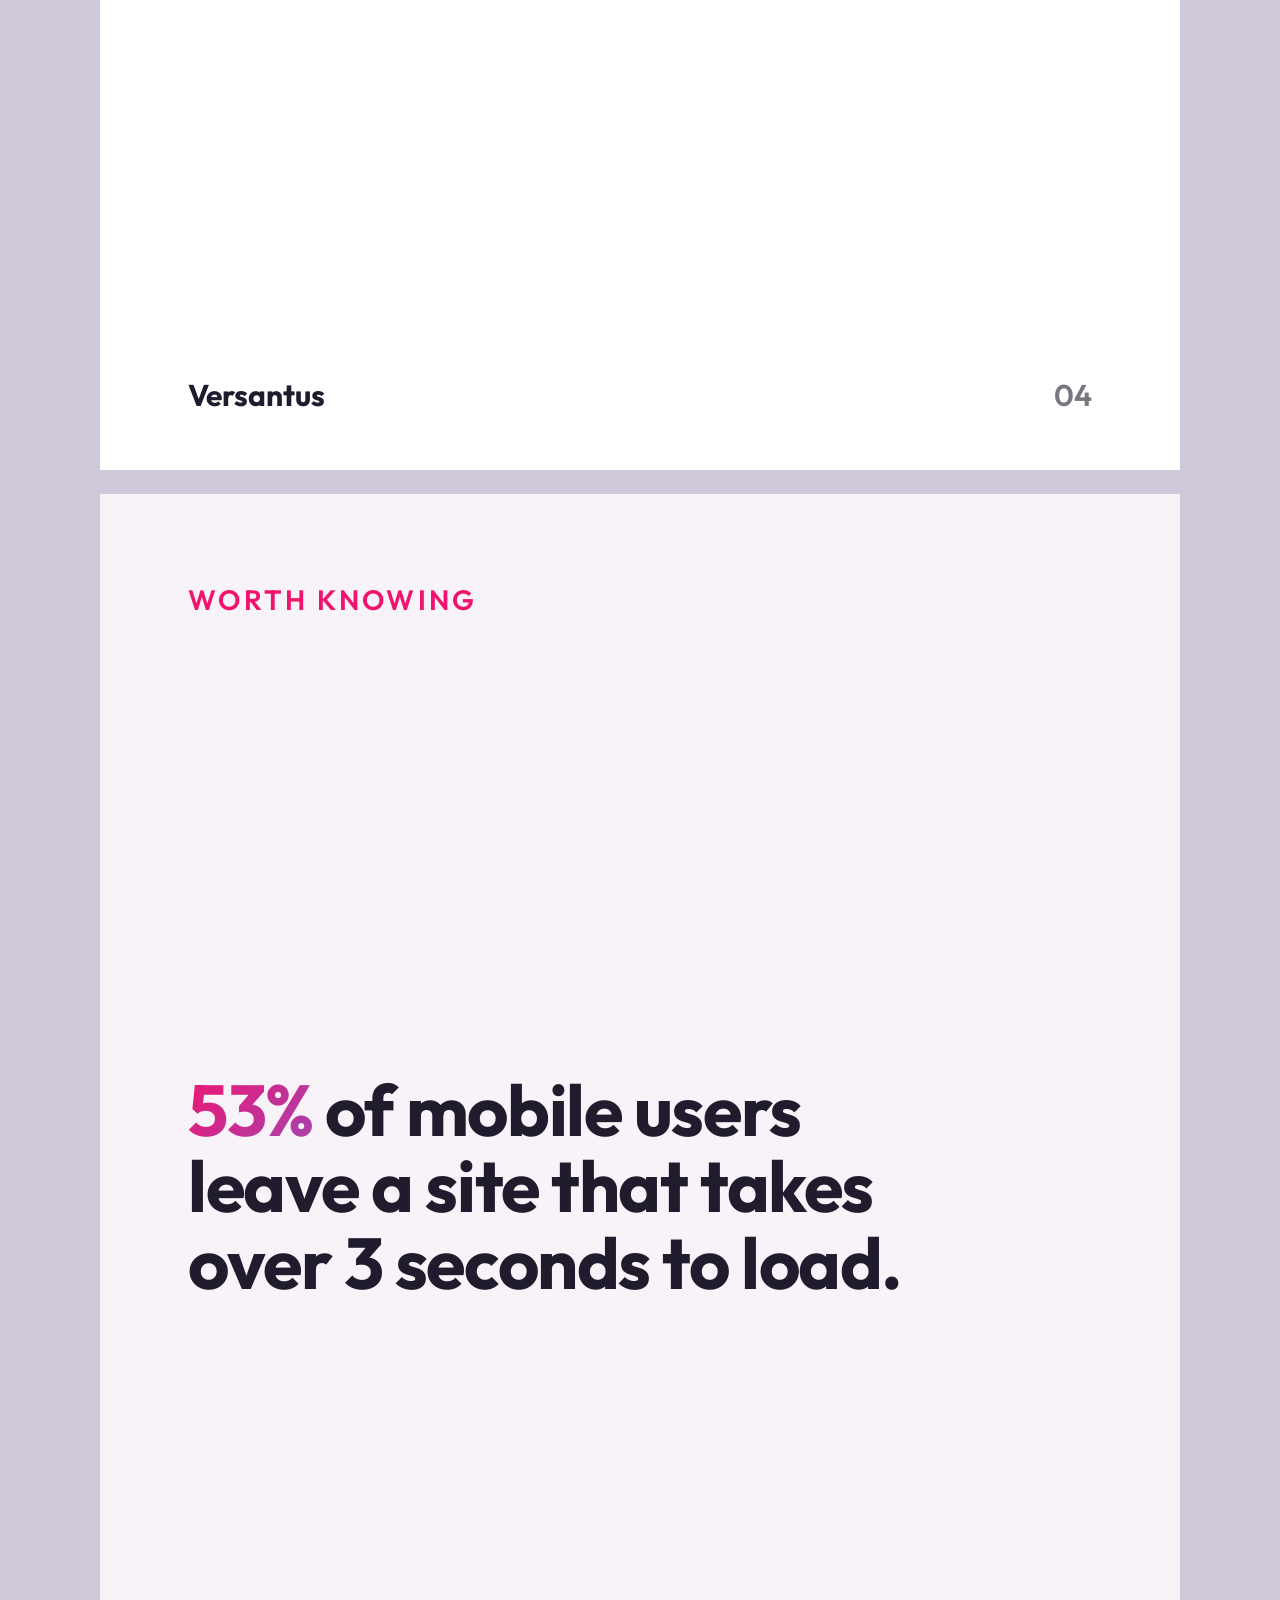
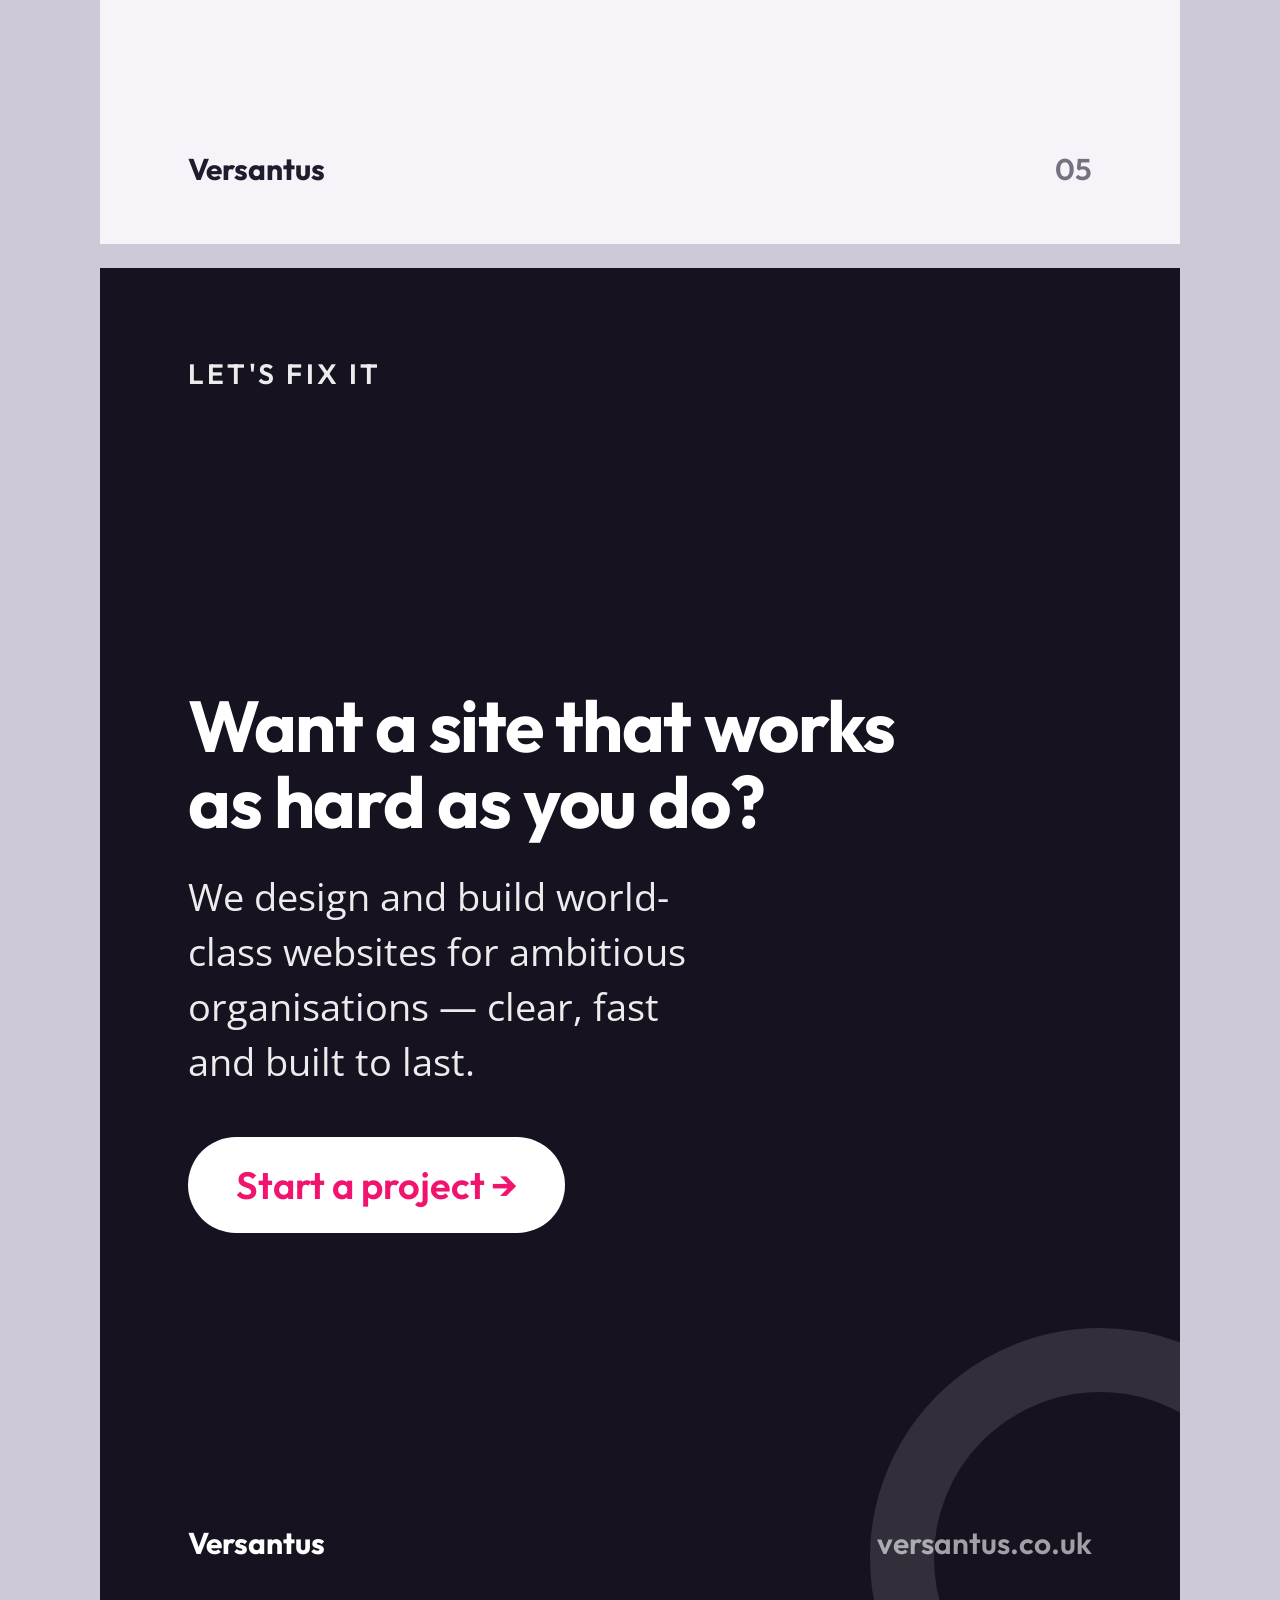
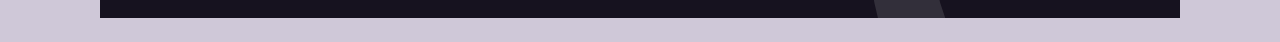
<file: .claude/skills/versantus-brand/assets/linkedin-carousel-template.html>
<!DOCTYPE html>
<html lang="en-GB">
<head>
<meta charset="UTF-8" />
<meta name="viewport" content="width=device-width, initial-scale=1.0" />
<title>Versantus — LinkedIn Carousel Template</title>
<!--
  VERSANTUS LINKEDIN CAROUSEL TEMPLATE
  Each <section class="slide"> = one PDF page = one swipeable LinkedIn slide.
  Canvas: 1080 × 1350 px (4:5 portrait).

  EDIT:  cover hook, content slides (one idea each), CTA. Add/remove slides to
         get 6–10 total. Rotate per-slide accent with the modifier classes
         (slide--pink / slide--purple / slide--amber) and the accent chips.

  EXPORT TO PDF (each slide becomes one page):
    Chrome → Print → Save as PDF, margins None, Background graphics ON.
    Or:  chrome --headless --print-to-pdf=carousel.pdf --no-pdf-header-footer \
             linkedin-carousel-template.html
  Then upload the PDF to LinkedIn as a Document post.
-->
<link rel="preconnect" href="https://fonts.googleapis.com" />
<link rel="preconnect" href="https://fonts.gstatic.com" crossorigin />
<link href="https://fonts.googleapis.com/css2?family=Outfit:wght@400;500;600;700;800&family=Open+Sans:wght@400;600;700&display=swap" rel="stylesheet" />
<style>
  :root {
    --vs-pink:#F0146E; --vs-purple:#A445B2; --vs-amber:#FFB800;
    --vs-ink:#211B2E; --vs-ink-soft:#5A5566; --vs-mist:#F7F3F9; --vs-night:#16121F;
    --vs-gradient:linear-gradient(135deg,#F0146E 0%,#A445B2 100%);
    --vs-font-head:"Outfit",sans-serif; --vs-font-body:"Open Sans",sans-serif;
  }
  *,*::before,*::after { margin:0; padding:0; box-sizing:border-box; }

  /* PDF page = exact slide size */
  @page { size:1080px 1350px; margin:0; }

  body { background:#cfc8d8; font-family:var(--vs-font-body); color:var(--vs-ink);
         display:flex; flex-direction:column; align-items:center; gap:24px; padding:24px; }

  .slide {
    position:relative; width:1080px; height:1350px; overflow:hidden;
    padding:88px; display:flex; flex-direction:column; background:#fff;
    break-after:page; page-break-after:always;
  }
  .slide:last-child { break-after:auto; page-break-after:auto; }

  /* Surfaces */
  .slide--gradient { background:var(--vs-gradient); color:#fff; }
  .slide--dark     { background:var(--vs-night); color:#fff; }
  .slide--mist     { background:var(--vs-mist); }

  /* Decorative */
  .blob { position:absolute; border-radius:50%; pointer-events:none; }
  .blob--amber { width:300px; height:300px; background:var(--vs-amber); opacity:.30;
                 right:-80px; top:-80px; }
  .blob--ring  { width:460px; height:460px; border:64px solid rgba(255,255,255,.12);
                 right:-150px; bottom:-170px; }

  /* Shared bits */
  .eyebrow { font-family:var(--vs-font-head); font-weight:600; font-size:28px;
             text-transform:uppercase; letter-spacing:.12em; color:var(--vs-pink); }
  .slide--gradient .eyebrow, .slide--dark .eyebrow { color:#fff; opacity:.92; }

  .spacer { flex:1; }

  .num { font-family:var(--vs-font-head); font-weight:800; font-size:34px;
         width:84px; height:84px; border-radius:50%; display:flex; align-items:center;
         justify-content:center; color:#fff; margin-bottom:40px; }
  .num--pink   { background:var(--vs-pink); }
  .num--purple { background:var(--vs-purple); }
  .num--amber  { background:var(--vs-amber); color:var(--vs-ink); }

  .bar { width:96px; height:10px; border-radius:999px; margin-bottom:36px; }
  .bar--pink{background:var(--vs-pink)} .bar--purple{background:var(--vs-purple)} .bar--amber{background:var(--vs-amber)}

  h1.cover { font-family:var(--vs-font-head); font-weight:800; font-size:104px;
             line-height:1.02; letter-spacing:-0.025em; max-width:15ch; }
  h2.title { font-family:var(--vs-font-head); font-weight:700; font-size:72px;
             line-height:1.06; letter-spacing:-0.02em; max-width:16ch; }
  p.body   { font-family:var(--vs-font-body); font-size:38px; line-height:1.45;
             max-width:24ch; margin-top:28px; color:var(--vs-ink-soft); }
  .slide--gradient p.body, .slide--dark p.body { color:rgba(255,255,255,.92); }
  .amber-word { color:var(--vs-amber); }
  .grad-word { background:var(--vs-gradient); -webkit-background-clip:text;
               background-clip:text; -webkit-text-fill-color:transparent; }

  .swipe { font-family:var(--vs-font-head); font-weight:600; font-size:34px;
           display:inline-flex; align-items:center; gap:14px; }
  .swipe .arrow { font-size:40px; }

  .cta-btn { align-self:flex-start; font-family:var(--vs-font-head); font-weight:600;
             font-size:38px; background:#fff; color:var(--vs-pink); padding:24px 48px;
             border-radius:999px; margin-top:8px; }

  /* Footer on every slide */
  .footer { position:absolute; left:88px; right:88px; bottom:56px;
            display:flex; align-items:center; justify-content:space-between;
            font-family:var(--vs-font-head); font-weight:700; font-size:30px; }
  .footer .pageno { font-weight:600; opacity:.6; }
  .slide--gradient .footer, .slide--dark .footer { color:#fff; }

  @media print { body { background:#fff; gap:0; padding:0; } }
</style>
</head>
<body>

  <!-- ============ SLIDE 1 — COVER / HOOK ============ -->
  <section class="slide slide--gradient">
    <span class="blob blob--amber"></span>
    <span class="blob blob--ring"></span>
    <span class="eyebrow">Versantus guide</span>
    <div class="spacer"></div>
    <h1 class="cover">5 signs your website is <span class="amber-word">holding you back</span>.</h1>
    <div class="spacer"></div>
    <span class="swipe">Swipe to find out <span class="arrow">→</span></span>
    <div class="footer"><span>Versantus</span><span class="pageno">versantus.co.uk</span></div>
  </section>

  <!-- ============ SLIDE 2 — CONTEXT ============ -->
  <section class="slide slide--mist">
    <span class="eyebrow">The problem</span>
    <div class="spacer"></div>
    <h2 class="title">Your site should be your hardest-working team member.</h2>
    <p class="body">If it's slow, confusing or off-brand, it's quietly costing you customers — every single day.</p>
    <div class="spacer"></div>
    <div class="footer"><span>Versantus</span><span class="pageno">01</span></div>
  </section>

  <!-- ============ SLIDE 3 — VALUE 01 (pink) ============ -->
  <section class="slide">
    <div class="num num--pink">01</div>
    <h2 class="title">It's slow to load</h2>
    <p class="body">Every extra second of load time costs you visitors. Fast is a feature — and a ranking signal.</p>
    <div class="spacer"></div>
    <div class="footer"><span>Versantus</span><span class="pageno">02</span></div>
  </section>

  <!-- ============ SLIDE 4 — VALUE 02 (purple) ============ -->
  <section class="slide slide--mist">
    <div class="num num--purple">02</div>
    <h2 class="title">People can't find what they need</h2>
    <p class="body">Confusing navigation sends users straight back to Google. Clarity beats clever, always.</p>
    <div class="spacer"></div>
    <div class="footer"><span>Versantus</span><span class="pageno">03</span></div>
  </section>

  <!-- ============ SLIDE 5 — VALUE 03 (amber) ============ -->
  <section class="slide">
    <div class="num num--amber">03</div>
    <h2 class="title">It doesn't work on a phone</h2>
    <p class="body">Most of your visitors are on mobile. If the experience breaks there, so does their trust.</p>
    <div class="spacer"></div>
    <div class="footer"><span>Versantus</span><span class="pageno">04</span></div>
  </section>

  <!-- ============ SLIDE 6 — PROOF / STAT (optional) ============ -->
  <section class="slide slide--mist">
    <span class="eyebrow">Worth knowing</span>
    <div class="spacer"></div>
    <h2 class="title"><span class="grad-word">53%</span> of mobile users leave a site that takes over 3 seconds to load.</h2>
    <div class="spacer"></div>
    <div class="footer"><span>Versantus</span><span class="pageno">05</span></div>
  </section>

  <!-- ============ SLIDE 7 — CTA / CLOSE ============ -->
  <section class="slide slide--dark">
    <span class="blob blob--ring"></span>
    <span class="eyebrow">Let's fix it</span>
    <div class="spacer"></div>
    <h2 class="title">Want a site that works as hard as you do?</h2>
    <p class="body">We design and build world-class websites for ambitious organisations — clear, fast and built to last.</p>
    <div style="height:40px"></div>
    <span class="cta-btn">Start a project →</span>
    <div class="spacer"></div>
    <div class="footer"><span>Versantus</span><span class="pageno">versantus.co.uk</span></div>
  </section>

</body>
</html>
</file>
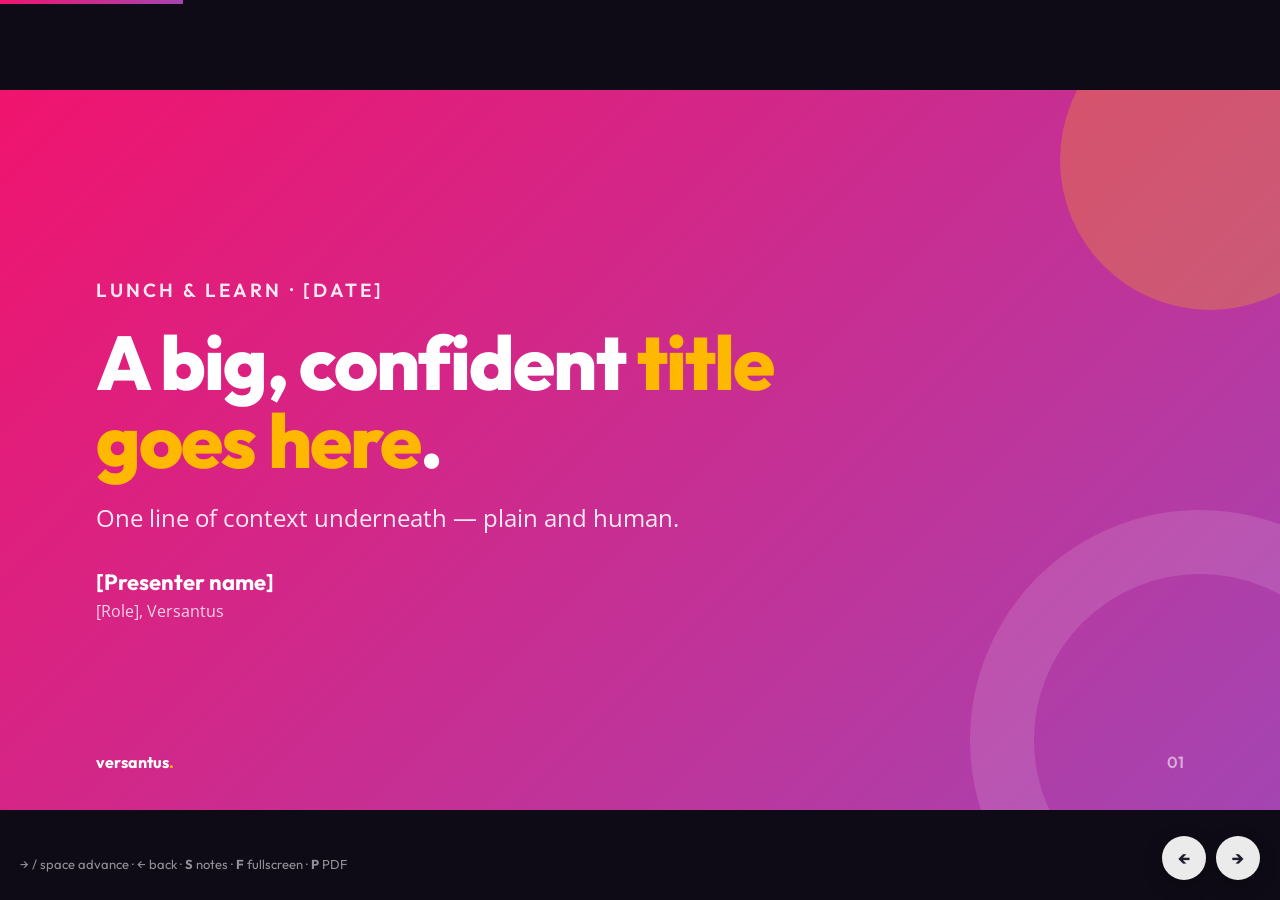
<file: .claude/skills/versantus-brand/assets/presentation-template.html>
<!DOCTYPE html>
<html lang="en-GB">
<head>
<meta charset="UTF-8" />
<meta name="viewport" content="width=device-width, initial-scale=1.0" />
<title>Versantus — Presentation / Slide Deck Template</title>
<!--
  VERSANTUS PRESENTATION TEMPLATE (16:9, 1280×720)
  A reusable, on-brand slide deck. Copy this file, keep the <style> + <script>,
  and edit the <section class="slide"> blocks.

  SLIDE TYPES (set the surface + layout class on each <section>):
    Surfaces (rhythm):  s-paper (white, DEFAULT) · s-mist (light) · s-dark (accent) · s-grad (feature)
    Layouts:            .title · .divider · .statement · (default = content)

  THE LOOK — keep these to stay on-brand and impactful:
    • White / mist is the DEFAULT. Dark and gradient are ACCENTS — title, section
      dividers, a big statement moment, the finish. Don't make every slide dark.
    • Headlines are Outfit 800, big and tight. Let them dominate.
    • Section dividers use the large gradient number — this is the signature device.
    • Amber is a spark: the bar, an underline, the odd number. Never a background.
    • Only brand colours (see :root). Do not introduce new hues.

  CONTROLS:  → / Space next · ← back · S speaker notes · F fullscreen · P print→PDF
  SPEAKER NOTES: add data-notes="…" to any <section>. Press S to toggle.
  EXPORT PDF:  press P (or Chrome → Print → Save as PDF, margins None, Backgrounds ON).
-->
<link rel="preconnect" href="https://fonts.googleapis.com" />
<link rel="preconnect" href="https://fonts.gstatic.com" crossorigin />
<link href="https://fonts.googleapis.com/css2?family=Outfit:wght@400;500;600;700;800&family=Open+Sans:wght@400;600;700&display=swap" rel="stylesheet" />
<style>
  :root{
    --vs-pink:#F0146E; --vs-purple:#A445B2; --vs-amber:#FFB800;
    --vs-pink-wash:#FDEEF4; --vs-purple-wash:#F4EBF6;
    --vs-ink:#211B2E; --vs-ink-soft:#5A5566;
    --vs-paper:#FFFFFF; --vs-mist:#F7F3F9; --vs-cloud:#EDE6F1; --vs-dark:#20212C;
    --vs-gradient:linear-gradient(135deg,#F0146E 0%,#A445B2 100%);
    --vs-head:"Outfit",system-ui,sans-serif; --vs-body:"Open Sans",system-ui,sans-serif;
  }
  *,*::before,*::after{margin:0;padding:0;box-sizing:border-box}
  html,body{height:100%}
  body{font-family:var(--vs-body);color:var(--vs-ink);background:#0e0b16;overflow:hidden;-webkit-font-smoothing:antialiased}

  #stage{position:fixed;inset:0;display:flex;align-items:center;justify-content:center}
  #deck{position:relative;width:1280px;height:720px;transform-origin:center center}

  .slide{position:absolute;inset:0;display:none;flex-direction:column;justify-content:center;
         padding:84px 96px;background:var(--vs-paper);overflow:hidden}
  .slide.active{display:flex}

  /* Surfaces */
  .s-mist{background:var(--vs-mist)}
  .s-dark{background:var(--vs-dark);color:#fff}
  .s-grad{background:var(--vs-gradient);color:#fff}

  /* Decorative (feature/dark slides) */
  .blob{position:absolute;border-radius:50%;pointer-events:none}
  .blob--amber{width:300px;height:300px;background:var(--vs-amber);opacity:.26;right:-80px;top:-80px}
  .blob--ring{width:460px;height:460px;border:64px solid rgba(255,255,255,.12);right:-150px;bottom:-160px}

  /* Type */
  .eyebrow{font-family:var(--vs-head);font-weight:600;font-size:19px;text-transform:uppercase;
           letter-spacing:.16em;color:var(--vs-pink);margin-bottom:22px}
  .s-dark .eyebrow,.s-grad .eyebrow{color:#fff;opacity:.9}
  h1{font-family:var(--vs-head);font-weight:800;line-height:1.02;letter-spacing:-.025em;font-size:76px;max-width:16ch}
  h2{font-family:var(--vs-head);font-weight:800;line-height:1.05;letter-spacing:-.02em;font-size:52px;max-width:20ch}
  .lead{font-family:var(--vs-body);font-weight:400;font-size:24px;line-height:1.5;max-width:46ch;margin-top:20px;color:var(--vs-ink-soft)}
  .s-dark .lead,.s-grad .lead{color:rgba(255,255,255,.9)}
  .accent{color:var(--vs-pink)}
  .s-dark .accent,.s-grad .accent{color:var(--vs-amber)}
  .amber-word{color:var(--vs-amber)}
  .grad-word{background:var(--vs-gradient);-webkit-background-clip:text;background-clip:text;-webkit-text-fill-color:transparent}
  .bar{width:96px;height:10px;border-radius:999px;background:var(--vs-amber);margin-bottom:30px}

  /* Title / statement / closing */
  .title,.statement,.closing{justify-content:center}
  .title .spacer,.closing .spacer{flex:0}
  .meta{margin-top:32px;font-family:var(--vs-head)}
  .meta .who{font-weight:700;font-size:22px}
  .meta .sub{font-family:var(--vs-body);font-size:16px;opacity:.8;margin-top:4px}

  /* Divider — the signature big number */
  .divider{justify-content:center}
  .divider .num{font-family:var(--vs-head);font-weight:800;font-size:190px;line-height:.85;letter-spacing:-.05em;
                background:var(--vs-gradient);-webkit-background-clip:text;background-clip:text;-webkit-text-fill-color:transparent;
                margin-bottom:14px}
  .divider h2{font-size:56px}

  /* Bulleted content */
  ul.points{list-style:none;margin-top:30px;max-width:40ch;display:flex;flex-direction:column;gap:16px}
  ul.points li{position:relative;padding-left:34px;font-size:23px;line-height:1.35;color:var(--vs-ink)}
  .s-dark ul.points li,.s-grad ul.points li{color:rgba(255,255,255,.92)}
  ul.points li::before{content:"";position:absolute;left:0;top:9px;width:14px;height:14px;border-radius:4px;
                       background:var(--vs-gradient);transform:rotate(45deg)}
  ul.points li strong{font-family:var(--vs-head);font-weight:700}

  /* Two-column compare */
  .cols{display:grid;grid-template-columns:1fr 1fr;gap:28px;margin-top:30px;max-width:none}
  .card{background:#fff;border-radius:20px;padding:30px 32px;box-shadow:0 10px 30px rgba(33,27,46,.08);border-top:5px solid var(--vs-pink)}
  .card:nth-child(2){border-top-color:var(--vs-purple)}
  .s-mist .card{background:#fff}
  .card h3{font-family:var(--vs-head);font-weight:700;font-size:26px;margin-bottom:6px}
  .card .kick{font-family:var(--vs-head);font-weight:600;font-size:14px;text-transform:uppercase;letter-spacing:.08em;color:var(--vs-pink);margin-bottom:16px}
  .card:nth-child(2) .kick{color:var(--vs-purple)}
  .card ul{list-style:none;display:flex;flex-direction:column;gap:10px}
  .card li{font-size:18px;line-height:1.3;color:var(--vs-ink-soft)}

  /* Numbered takeaways */
  ol.takeaways{counter-reset:t;list-style:none;margin-top:26px;max-width:42ch;display:flex;flex-direction:column;gap:16px}
  ol.takeaways li{position:relative;padding-left:64px;font-size:25px;line-height:1.25;color:inherit}
  ol.takeaways li::before{counter-increment:t;content:counter(t,decimal-leading-zero);position:absolute;left:0;top:-4px;
    font-family:var(--vs-head);font-weight:800;font-size:34px;
    background:var(--vs-gradient);-webkit-background-clip:text;background-clip:text;-webkit-text-fill-color:transparent}
  .s-dark ol.takeaways li::before,.s-grad ol.takeaways li::before{-webkit-text-fill-color:var(--vs-amber);background:none}

  /* Big quote / stat */
  .quote{font-family:var(--vs-head);font-weight:800;font-size:56px;line-height:1.08;letter-spacing:-.02em;max-width:20ch}
  .statnum{font-family:var(--vs-head);font-weight:800;font-size:120px;line-height:1}

  .contact{margin-top:30px;font-family:var(--vs-head);font-weight:600;font-size:22px}
  .contact a{color:#fff;text-decoration:none;border-bottom:3px solid var(--vs-amber)}

  /* Footer chrome */
  .foot{position:absolute;left:96px;right:96px;bottom:38px;display:flex;align-items:center;justify-content:space-between;
        font-family:var(--vs-head);font-weight:700;font-size:16px;color:var(--vs-ink)}
  .s-dark .foot,.s-grad .foot{color:#fff}
  .foot .wm .dot{color:var(--vs-pink)}
  .s-dark .foot .wm .dot,.s-grad .foot .wm .dot{color:var(--vs-amber)}
  .foot .pageno{font-weight:600;opacity:.55}

  #progress{position:fixed;left:0;top:0;height:4px;background:var(--vs-gradient);width:0;z-index:50;transition:width .3s ease}
  .nav{position:fixed;bottom:20px;right:20px;z-index:60;display:flex;gap:10px}
  .nav button{font-family:var(--vs-head);font-weight:700;font-size:18px;width:44px;height:44px;border-radius:50%;border:none;
              cursor:pointer;background:rgba(255,255,255,.92);color:var(--vs-ink);box-shadow:0 6px 18px rgba(0,0,0,.25)}
  .hint{position:fixed;left:20px;bottom:28px;z-index:60;font-family:var(--vs-head);font-size:13px;color:rgba(255,255,255,.55);transition:opacity .4s}

  /* Speaker notes */
  .notes{position:fixed;left:0;right:0;bottom:0;z-index:70;background:rgba(20,17,31,.98);border-top:4px solid var(--vs-pink);
         padding:26px 96px 30px;transform:translateY(105%);transition:transform .3s ease;max-height:46vh;overflow:auto}
  .notes.show{transform:translateY(0)}
  .notes h4{font-family:var(--vs-head);font-weight:600;text-transform:uppercase;letter-spacing:.14em;font-size:12px;color:var(--vs-amber);margin-bottom:10px}
  .notes .body{font-family:var(--vs-body);font-size:17px;line-height:1.55;color:rgba(255,255,255,.92);max-width:80ch}

  @page{size:1280px 720px;margin:0}
  @media print{
    body{overflow:visible;background:#fff}
    #stage{position:static}
    #deck{width:1280px;height:auto;transform:none !important}
    #progress,.nav,.hint,.notes{display:none !important}
    .slide{position:relative;display:flex !important;inset:auto;width:1280px;height:720px;break-after:page;page-break-after:always}
  }
</style>
</head>
<body>
<div id="progress"></div>
<div id="stage"><div id="deck">

  <!-- TITLE (feature) -->
  <section class="slide title s-grad active" data-notes="Welcome. Say who you are and what the next 30 minutes covers.">
    <span class="blob blob--amber"></span><span class="blob blob--ring"></span>
    <span class="eyebrow">Lunch &amp; Learn · [Date]</span>
    <h1>A big, confident <span class="amber-word">title goes here</span>.</h1>
    <p class="lead">One line of context underneath — plain and human.</p>
    <div class="meta"><div class="who">[Presenter name]</div><div class="sub">[Role], Versantus</div></div>
    <div class="foot"><span class="wm">versantus<span class="dot">.</span></span><span class="pageno">01</span></div>
  </section>

  <!-- SECTION DIVIDER (signature number) -->
  <section class="slide divider s-mist" data-notes="Divider — signals a new section.">
    <div class="num">01</div>
    <span class="eyebrow">Part one</span>
    <h2>Name of this section.</h2>
    <div class="foot"><span class="wm">versantus<span class="dot">.</span></span><span class="pageno">02</span></div>
  </section>

  <!-- CONTENT · bullets (default white) -->
  <section class="slide" data-notes="Keep bullets short — talk to them, don't read them.">
    <span class="eyebrow">01 · Section name</span>
    <h2>A clear point as the headline.</h2>
    <ul class="points">
      <li><strong>Lead with the idea</strong>, then the detail.</li>
      <li>One thought per bullet — no walls of text.</li>
      <li>Use <span class="accent">a pink word</span> for emphasis.</li>
    </ul>
    <div class="foot"><span class="wm">versantus<span class="dot">.</span></span><span class="pageno">03</span></div>
  </section>

  <!-- CONTENT · two-column compare (mist) -->
  <section class="slide s-mist" data-notes="Weigh two options side by side.">
    <span class="eyebrow">02 · Compare</span>
    <h2>Option A or option B?</h2>
    <div class="cols">
      <div class="card"><div class="kick">Option A</div><h3>Marketplaces</h3>
        <ul><li>+ Ready-made traffic</li><li>+ Quick to start</li><li>– Fees &amp; rules</li></ul></div>
      <div class="card"><div class="kick">Option B</div><h3>Your own shop</h3>
        <ul><li>+ Control &amp; margin</li><li>+ You keep the customer</li><li>– You bring the traffic</li></ul></div>
    </div>
    <div class="foot"><span class="wm">versantus<span class="dot">.</span></span><span class="pageno">04</span></div>
  </section>

  <!-- STATEMENT (dark accent) -->
  <section class="slide statement s-dark" data-notes="A moment to land one big idea. Use dark sparingly.">
    <span class="eyebrow">The big idea</span>
    <h1>There's no <span class="accent">magic lever</span>.</h1>
    <p class="lead">One supporting line. Then pause and let it sit.</p>
    <div class="foot"><span class="wm">versantus<span class="dot">.</span></span><span class="pageno">05</span></div>
  </section>

  <!-- TAKEAWAYS (dark) -->
  <section class="slide s-dark" data-notes="The things to remember if everything else fades.">
    <span class="eyebrow">The five things</span>
    <ol class="takeaways">
      <li>First takeaway.</li>
      <li>Second takeaway.</li>
      <li>Third takeaway.</li>
    </ol>
    <div class="foot"><span class="wm">versantus<span class="dot">.</span></span><span class="pageno">06</span></div>
  </section>

  <!-- CLOSING (feature) -->
  <section class="slide closing s-grad" data-notes="Thank them. Invite questions.">
    <span class="blob blob--amber"></span><span class="blob blob--ring"></span>
    <span class="eyebrow">Over to you</span>
    <h1>Any other <span class="amber-word">questions?</span></h1>
    <div class="contact">[Name] · <a href="mailto:name@versantus.co.uk">name@versantus.co.uk</a></div>
    <div class="foot"><span class="wm">versantus<span class="dot">.</span></span><span class="pageno">Thanks</span></div>
  </section>

</div></div>

<div class="hint">→ / space advance · ← back · <b>S</b> notes · <b>F</b> fullscreen · <b>P</b> PDF</div>
<div class="nav"><button id="prev" aria-label="Previous">←</button><button id="next" aria-label="Next">→</button></div>
<div class="notes" id="notes"><h4>Speaker notes</h4><div class="body" id="notesBody"></div></div>

<script>
  const slides=[...document.querySelectorAll('.slide')], deck=document.getElementById('deck'),
        progress=document.getElementById('progress'), notes=document.getElementById('notes'),
        notesBody=document.getElementById('notesBody'), hint=document.getElementById('hint');
  let i=0;
  function render(){
    slides.forEach((s,n)=>s.classList.toggle('active',n===i));
    progress.style.width=((i+1)/slides.length*100)+'%';
    notesBody.textContent=slides[i].getAttribute('data-notes')||'No notes for this slide.';
  }
  const go=n=>{i=Math.max(0,Math.min(slides.length-1,n));render();};
  const next=()=>go(i+1), prev=()=>go(i-1);
  function fit(){deck.style.transform='scale('+Math.min(window.innerWidth/1280,window.innerHeight/720)+')';}
  window.addEventListener('resize',fit);
  document.getElementById('next').addEventListener('click',next);
  document.getElementById('prev').addEventListener('click',prev);
  document.addEventListener('keydown',e=>{
    const k=e.key.toLowerCase();
    if(['arrowright',' ','pagedown'].includes(e.key.toLowerCase())||e.key===' '){e.preventDefault();next();}
    else if(['arrowleft','pageup'].includes(k)){e.preventDefault();prev();}
    else if(e.key==='Home')go(0); else if(e.key==='End')go(slides.length-1);
    else if(k==='s'||k==='n')notes.classList.toggle('show');
    else if(k==='f'){document.fullscreenElement?document.exitFullscreen():document.documentElement.requestFullscreen&&document.documentElement.requestFullscreen();}
    else if(k==='p')window.print();
  });
  deck.addEventListener('click',e=>{if(e.target.closest('a'))return;(e.clientX<window.innerWidth*0.28)?prev():next();});
  setTimeout(()=>hint.style.opacity='0',5000);
  fit();render();
</script>
</body>
</html>
</file>
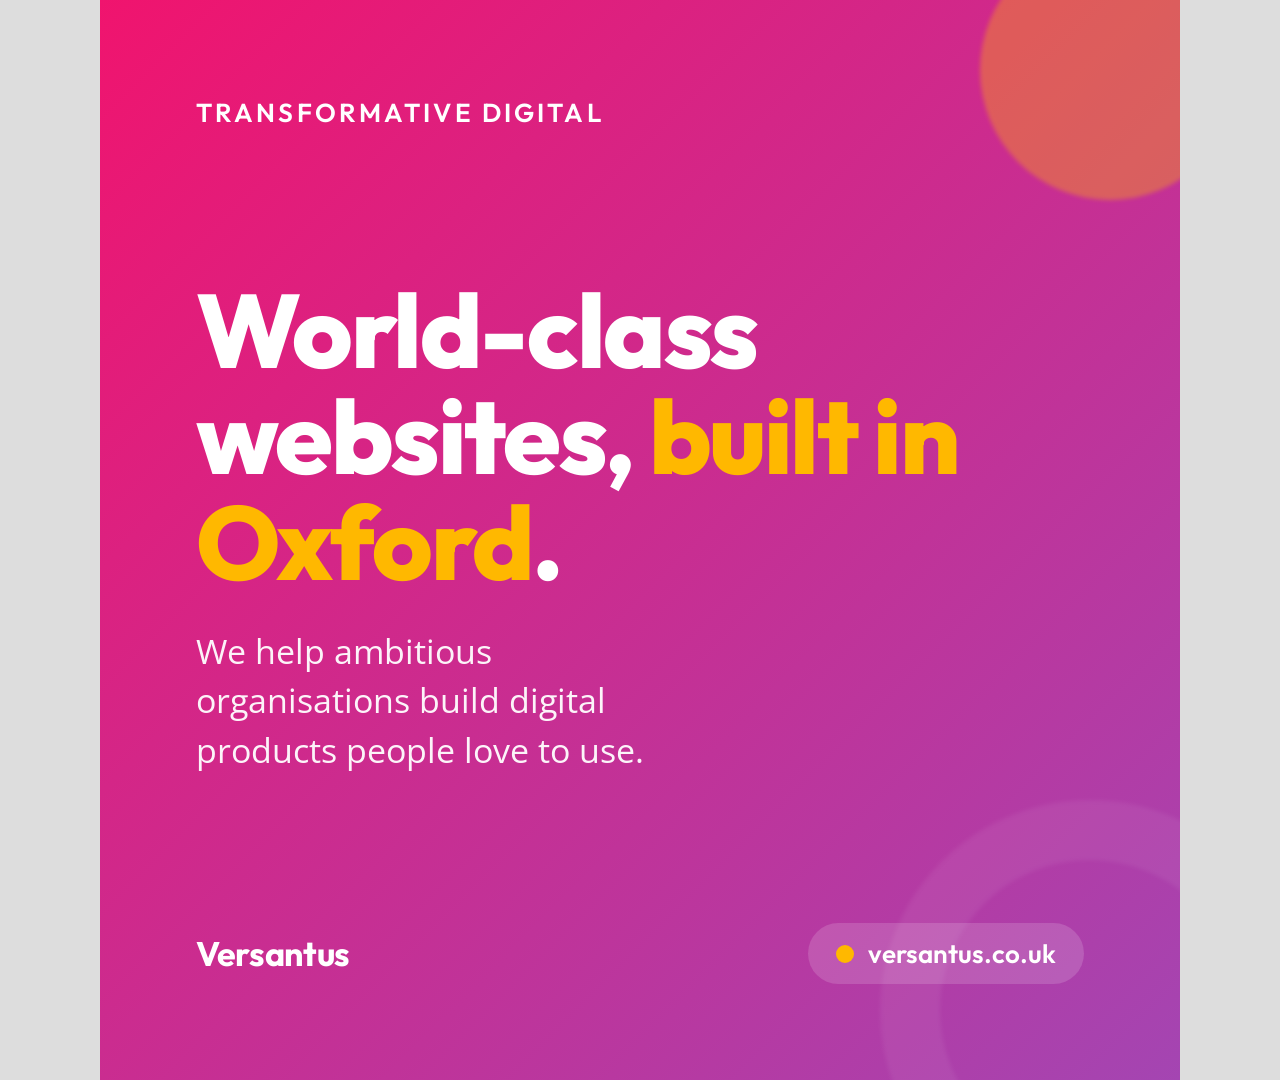
<file: .claude/skills/versantus-brand/assets/social-card-template.html>
<!DOCTYPE html>
<html lang="en-GB">
<head>
<meta charset="UTF-8" />
<meta name="viewport" content="width=device-width, initial-scale=1.0" />
<title>Versantus — Social Card Template</title>
<!--
  VERSANTUS SOCIAL CARD TEMPLATE
  - Default canvas: 1080×1080 (square). For portrait LinkedIn/IG use 1080×1350:
    change .card height to 1350px.
  - Edit: .eyebrow, the <h1>, the gradient word span, .sub, and the footer.
  - To screenshot at exact size, render and capture the .card element.
  - Swap the layout class on <body>: "layout-gradient" (hero gradient) or
    "layout-light" (white card with gradient accents).
-->
<link rel="preconnect" href="https://fonts.googleapis.com" />
<link rel="preconnect" href="https://fonts.gstatic.com" crossorigin />
<link href="https://fonts.googleapis.com/css2?family=Outfit:wght@400;500;600;700;800&family=Open+Sans:wght@400;600;700&display=swap" rel="stylesheet" />
<style>
  :root {
    --vs-pink:#F0146E; --vs-purple:#A445B2; --vs-amber:#FFB800;
    --vs-ink:#211B2E; --vs-mist:#F7F3F9; --vs-night:#16121F;
    --vs-gradient:linear-gradient(135deg,#F0146E 0%,#A445B2 100%);
    --vs-font-head:"Outfit",sans-serif; --vs-font-body:"Open Sans",sans-serif;
  }
  * { margin:0; padding:0; box-sizing:border-box; }
  body { display:flex; align-items:center; justify-content:center; min-height:100vh;
         background:#ddd; font-family:var(--vs-font-body); }

  .card {
    position:relative; width:1080px; height:1080px; overflow:hidden;
    display:flex; flex-direction:column; justify-content:space-between;
    padding:96px; color:#fff;
  }

  /* --- Variant A: gradient hero (default) --- */
  body.layout-gradient .card { background:var(--vs-gradient); }
  /* --- Variant B: light --- */
  body.layout-light .card { background:#fff; color:var(--vs-ink); }
  body.layout-light .eyebrow { color:var(--vs-pink); }
  body.layout-light .footer__brand,
  body.layout-light .footer__url { color:var(--vs-ink); }

  /* Decorative soft blobs */
  .blob { position:absolute; border-radius:50%; filter:blur(2px); opacity:.5; }
  .blob--amber { width:260px; height:260px; background:var(--vs-amber);
                 right:-60px; top:-60px; opacity:.35; }
  .blob--ring { width:420px; height:420px; right:-120px; bottom:-140px;
                border:60px solid rgba(255,255,255,.12); background:transparent; }
  body.layout-light .blob--ring { border-color:var(--vs-purple); opacity:.10; }

  .eyebrow { position:relative; font-family:var(--vs-font-head); font-weight:600;
             font-size:26px; text-transform:uppercase; letter-spacing:0.12em;
             color:#fff; }

  .headline { position:relative; font-family:var(--vs-font-head); font-weight:800;
              font-size:104px; line-height:1.02; letter-spacing:-0.025em;
              max-width:14ch; }
  /* In the light variant, wrap a key word in this for the gradient pop */
  .grad { background:var(--vs-gradient); -webkit-background-clip:text;
          background-clip:text; -webkit-text-fill-color:transparent; }
  .amber { color:var(--vs-amber); }

  .sub { position:relative; font-family:var(--vs-font-body); font-size:34px;
         line-height:1.45; max-width:24ch; margin-top:32px; opacity:.95; }

  .footer { position:relative; display:flex; align-items:center;
            justify-content:space-between; }
  .footer__brand { font-family:var(--vs-font-head); font-weight:700; font-size:34px;
                   color:#fff; letter-spacing:-0.01em; }
  .footer__url { font-family:var(--vs-font-body); font-weight:600; font-size:26px;
                 color:#fff; opacity:.85; }
  .pill { display:inline-flex; align-items:center; gap:14px;
          background:rgba(255,255,255,.15); padding:14px 28px; border-radius:999px;
          font-family:var(--vs-font-head); font-weight:600; font-size:26px; }
  body.layout-light .pill { background:var(--vs-pink); color:#fff; }
  .dot { width:18px; height:18px; border-radius:50%; background:var(--vs-amber); }
</style>
</head>

<!-- Swap class to "layout-light" for the white variant -->
<body class="layout-gradient">
  <div class="card">
    <span class="blob blob--amber"></span>
    <span class="blob blob--ring"></span>

    <header>
      <span class="eyebrow">Transformative digital</span>
    </header>

    <div>
      <h1 class="headline">World-class websites, <span class="amber">built in Oxford</span>.</h1>
      <p class="sub">We help ambitious organisations build digital products people love to use.</p>
    </div>

    <footer class="footer">
      <span class="footer__brand">Versantus</span>
      <span class="pill"><span class="dot"></span> versantus.co.uk</span>
    </footer>
  </div>
</body>
</html>
</file>
